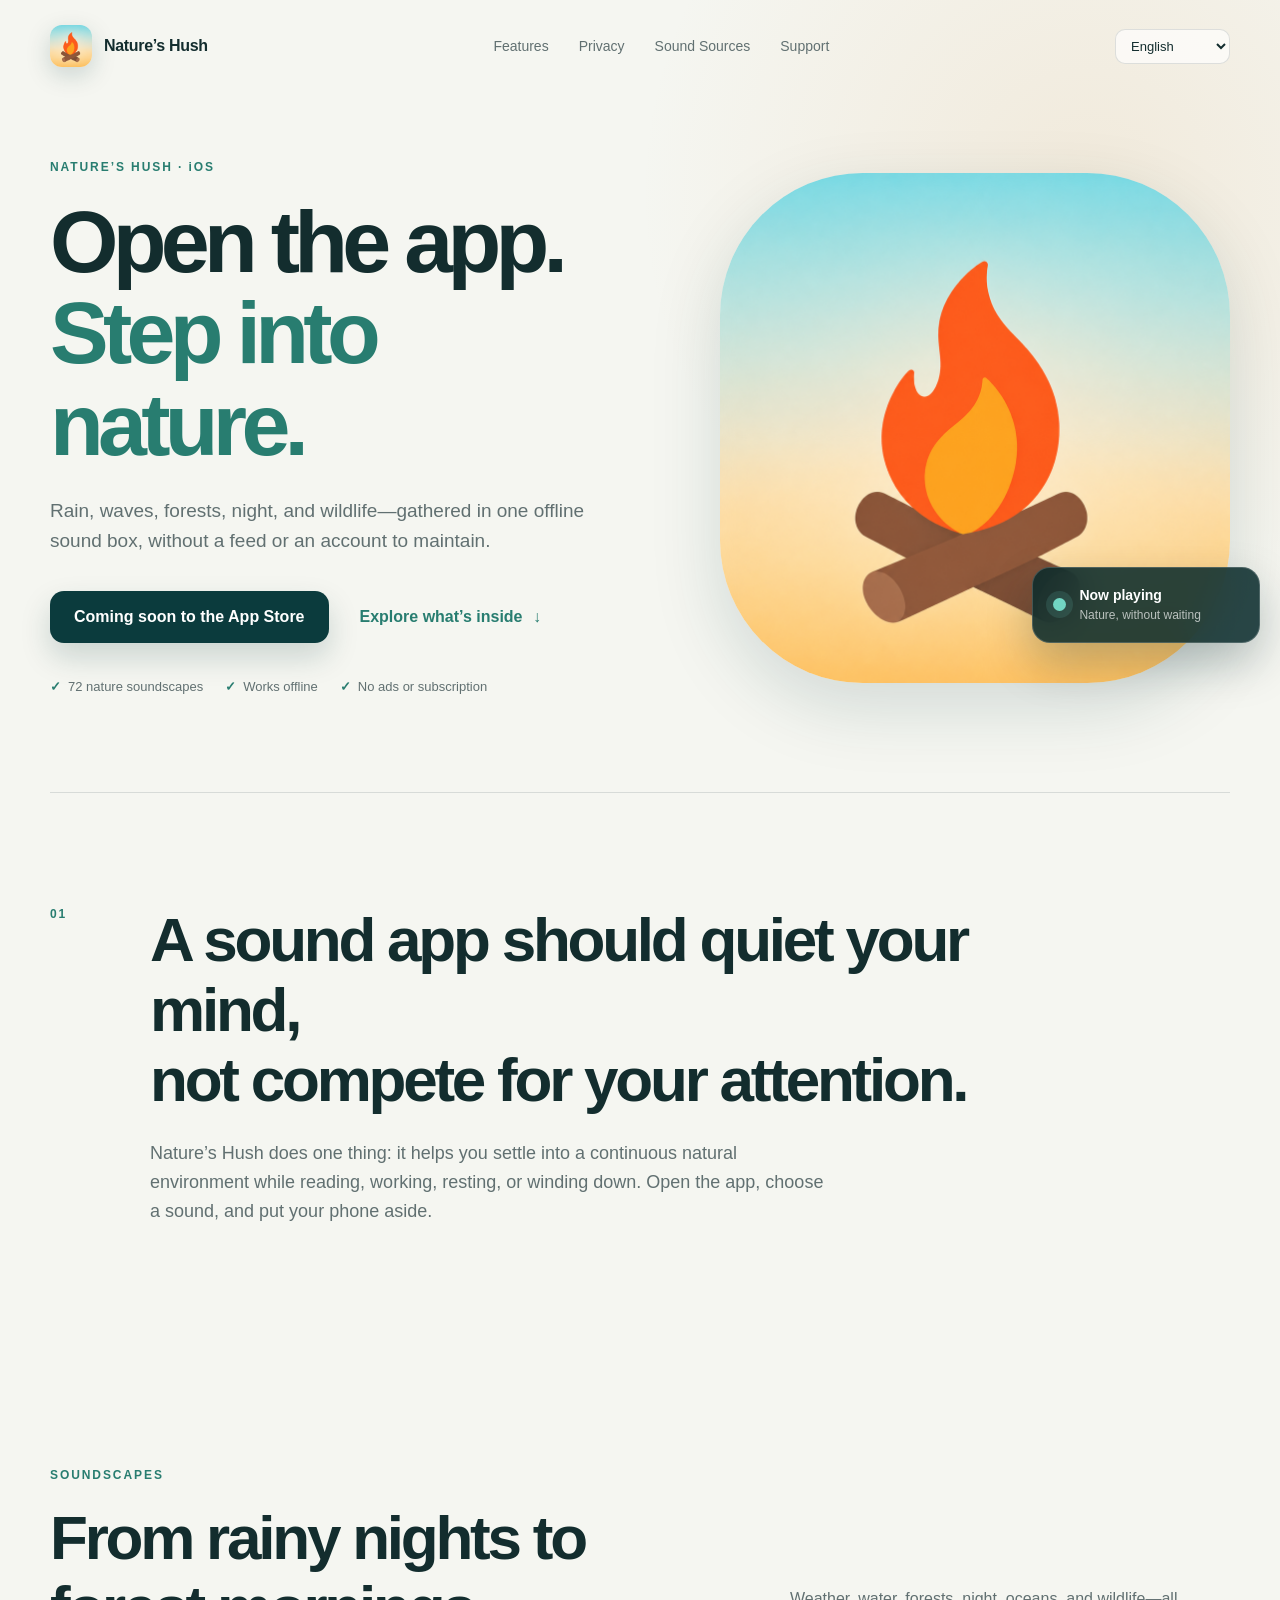
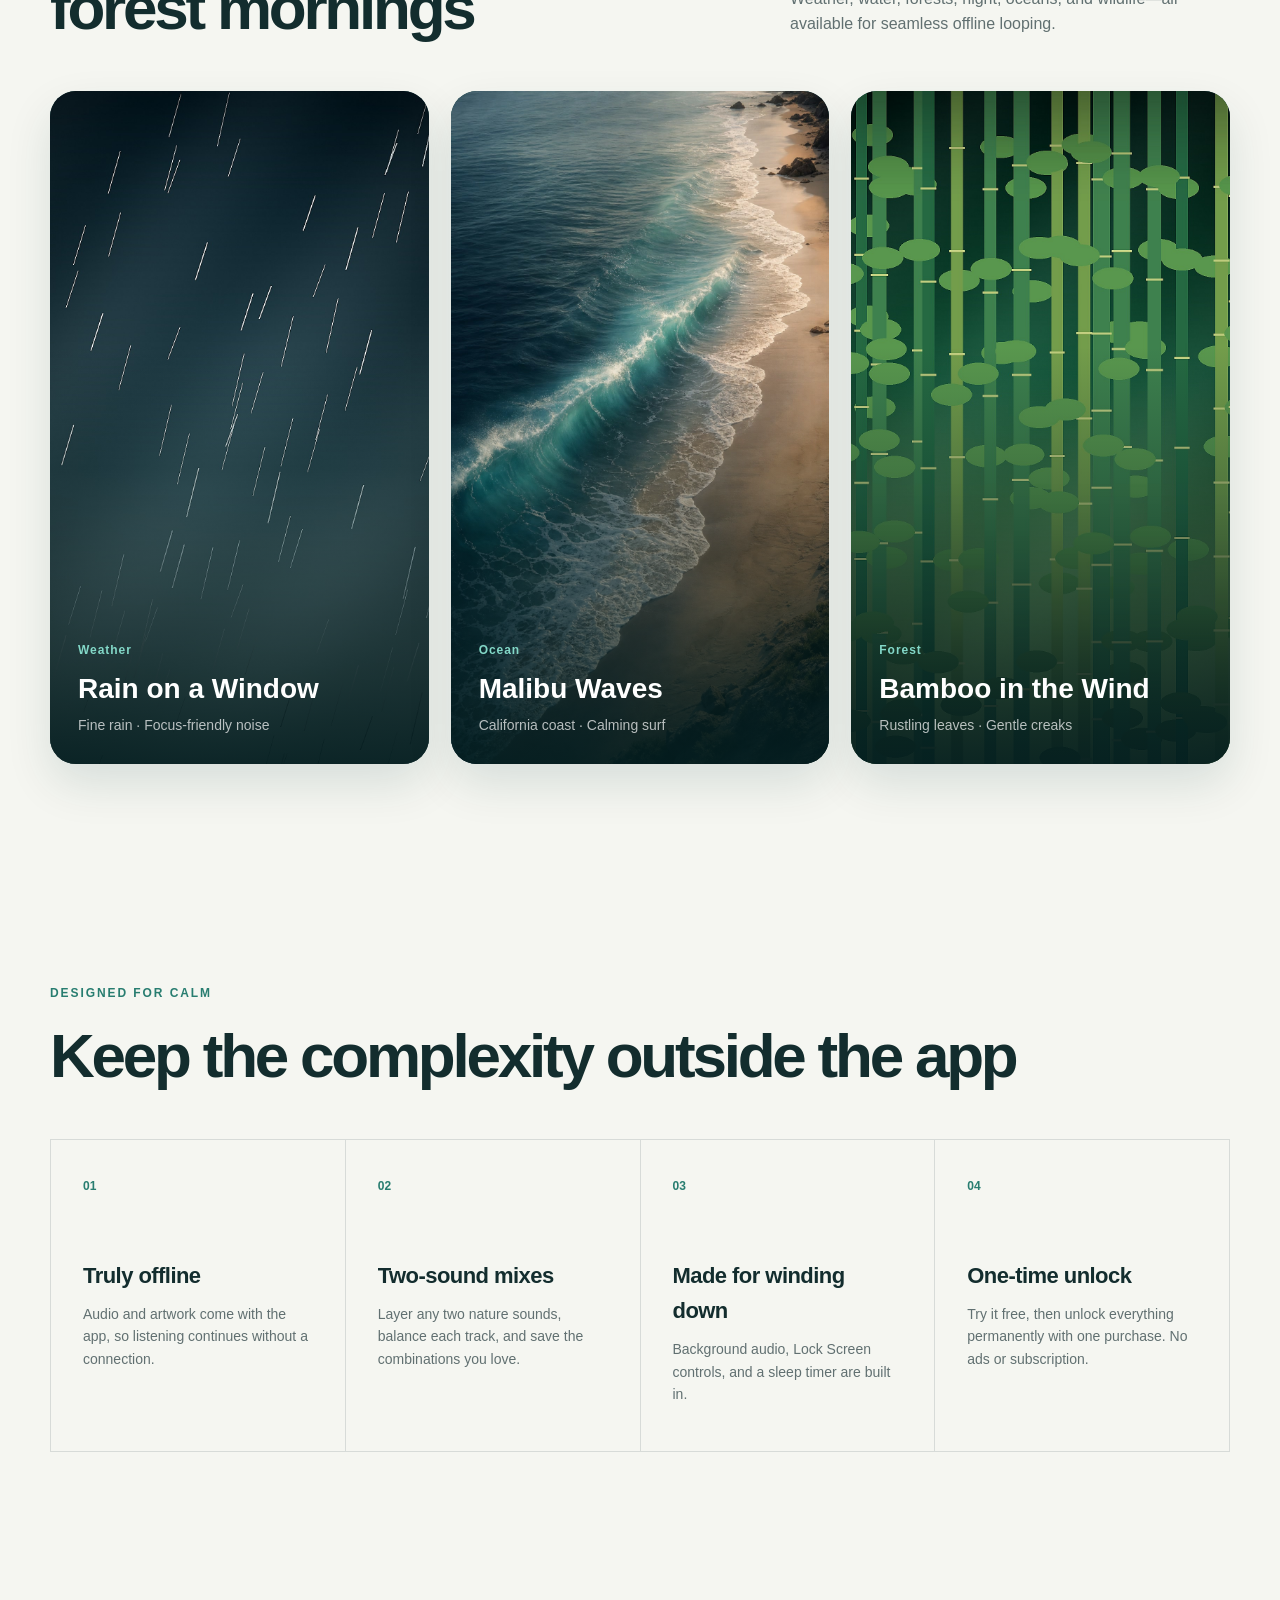
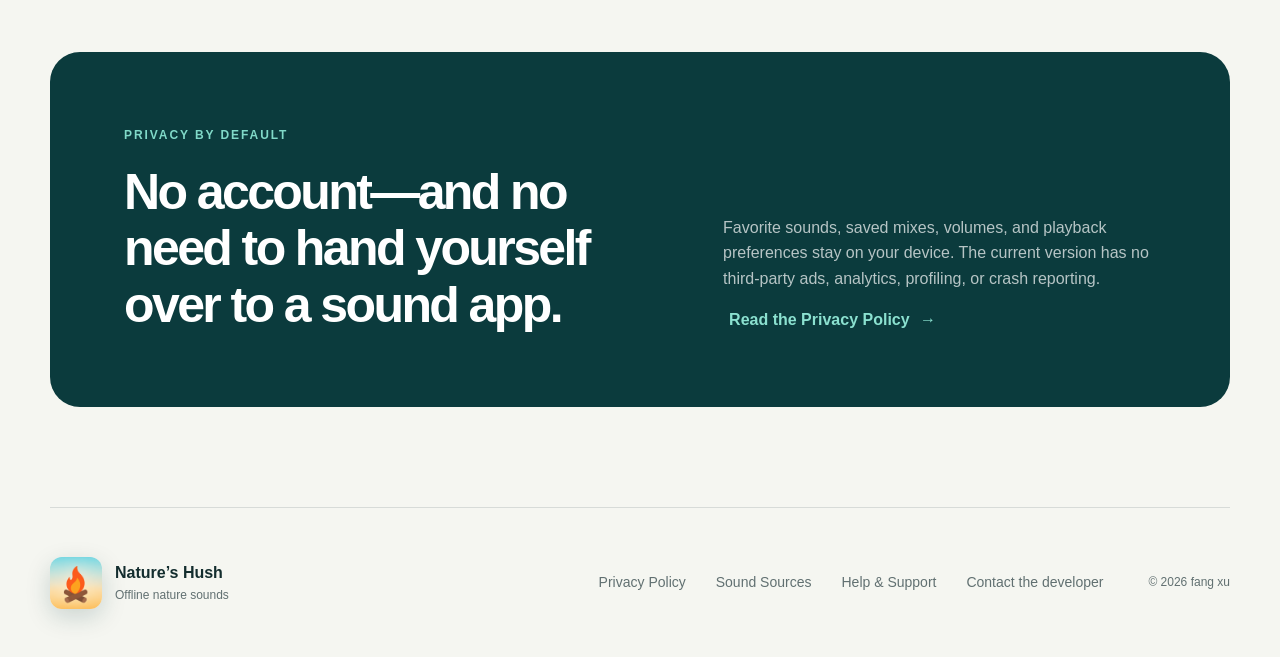
<file: index.html>
<!doctype html>
<html lang="en">
<head>
  <meta charset="utf-8">
  <meta name="viewport" content="width=device-width, initial-scale=1">
  <meta name="theme-color" content="#0b3b3d">
  <meta name="description" content="Nature’s Hush is an offline iOS nature-sound app with 72 soundscapes, no ads, and no subscription.">
  <meta property="og:title" content="Nature’s Hush · Offline nature sounds">
  <meta property="og:description" content="Open the app and hear a moment of nature. 72 offline soundscapes, with no ads or subscription.">
  <meta property="og:image" content="https://georgexu123.github.io/assets/app-icon.png">
  <meta property="og:type" content="website">
  <meta property="og:url" content="https://georgexu123.github.io/">
  <title>Nature’s Hush · Offline nature sounds</title>
  <link rel="icon" href="assets/app-icon.png">
  <link rel="stylesheet" href="styles.css">
</head>
<body data-page="home">
  <header class="site-header">
    <a class="brand" href="/" aria-label="Nature’s Hush home" data-i18n-aria="common.brandHome">
      <img src="assets/app-icon.png" alt="" width="42" height="42">
      <span data-i18n="common.brand">Nature’s Hush</span>
    </a>
    <nav aria-label="Main navigation" data-i18n-aria="common.mainNavigation">
      <a href="#features" data-i18n="common.features">Features</a>
      <a href="privacy.html" data-i18n="common.privacy">Privacy</a>
      <a href="sources.html" data-i18n="common.soundSources">Sound Sources</a>
      <a href="support.html" data-i18n="common.support">Support</a>
    </nav>
    <label class="compact-language-picker">
      <span class="visually-hidden" data-i18n="common.language">Reading language</span>
      <select id="language" aria-label="Reading language" data-i18n-aria="common.language">
        <option value="zh-CN">简体中文</option>
        <option value="zh-TW">繁體中文</option>
        <option value="en">English</option>
        <option value="ja">日本語</option>
        <option value="ko">한국어</option>
        <option value="ru">Русский</option>
        <option value="de">Deutsch</option>
        <option value="fr">Français</option>
      </select>
    </label>
  </header>

  <main>
    <section class="hero">
      <div class="hero-copy">
        <p class="eyebrow">NATURE’S HUSH · iOS</p>
        <h1 data-i18n-html="home.heroTitle">Open the app.<br><span>Step into nature.</span></h1>
        <p class="hero-lead" data-i18n="home.heroLead">Rain, waves, forests, night, and wildlife—gathered in one offline sound box, without a feed or an account to maintain.</p>
        <div class="hero-actions">
          <span class="store-button" aria-label="Coming soon to the App Store" data-i18n="home.storeSoon" data-i18n-aria="home.storeSoon">Coming soon to the App Store</span>
          <a class="text-link" href="#soundscapes"><span data-i18n="home.preview">Explore what’s inside</span> <span aria-hidden="true">↓</span></a>
        </div>
        <ul class="trust-list" aria-label="Product highlights" data-i18n-aria="home.productFeatures">
          <li data-i18n="home.trustSounds">72 nature soundscapes</li>
          <li data-i18n="home.trustOffline">Works offline</li>
          <li data-i18n="home.trustNoAds">No ads or subscription</li>
        </ul>
      </div>
      <div class="hero-art" aria-label="Sunrise over a lakeside with rippling water" data-i18n-aria="home.heroArt">
        <img src="assets/app-icon.png" alt="Nature’s Hush app icon" data-i18n-alt="home.appIcon">
        <div class="now-playing">
          <span class="pulse" aria-hidden="true"></span>
          <div>
            <strong data-i18n="home.nowPlaying">Now playing</strong>
            <span data-i18n="home.noLoading">Nature, without waiting</span>
          </div>
        </div>
      </div>
    </section>

    <section class="manifesto" aria-labelledby="manifesto-title">
      <p class="section-number">01</p>
      <div>
        <h2 id="manifesto-title" data-i18n-html="home.manifestoTitle">A sound app should quiet your mind,<br>not compete for your attention.</h2>
        <p data-i18n="home.manifestoBody">Nature’s Hush does one thing: it helps you settle into a continuous natural environment while reading, working, resting, or winding down. Open the app, choose a sound, and put your phone aside.</p>
      </div>
    </section>

    <section class="soundscapes" id="soundscapes" aria-labelledby="soundscapes-title">
      <div class="section-heading">
        <div>
          <p class="eyebrow">SOUNDSCAPES</p>
          <h2 id="soundscapes-title" data-i18n="home.soundscapesTitle">From rainy nights to forest mornings</h2>
        </div>
        <p data-i18n="home.soundscapesBody">Weather, water, forests, night, oceans, and wildlife—all available for seamless offline looping.</p>
      </div>
      <div class="scene-grid">
        <article class="scene-card">
          <img src="assets/rain.jpg" alt="Rain falling beside a window at night" data-i18n-alt="home.rainAlt" loading="lazy">
          <div><span data-i18n="home.rainCategory">Weather</span><h3 data-i18n="home.rainTitle">Rain on a Window</h3><p data-i18n="home.rainSubtitle">Fine rain · Focus-friendly noise</p></div>
        </article>
        <article class="scene-card">
          <img src="assets/ocean.jpg" alt="Ocean waves at sunset" data-i18n-alt="home.oceanAlt" loading="lazy">
          <div><span data-i18n="home.oceanCategory">Ocean</span><h3 data-i18n="home.oceanTitle">Malibu Waves</h3><p data-i18n="home.oceanSubtitle">California coast · Calming surf</p></div>
        </article>
        <article class="scene-card">
          <img src="assets/forest.jpg" alt="Bamboo moving in the wind" data-i18n-alt="home.forestAlt" loading="lazy">
          <div><span data-i18n="home.forestCategory">Forest</span><h3 data-i18n="home.forestTitle">Bamboo in the Wind</h3><p data-i18n="home.forestSubtitle">Rustling leaves · Gentle creaks</p></div>
        </article>
      </div>
    </section>

    <section class="features" id="features" aria-labelledby="features-title">
      <div class="section-heading">
        <div>
          <p class="eyebrow">DESIGNED FOR CALM</p>
          <h2 id="features-title" data-i18n="home.featuresTitle">Keep the complexity outside the app</h2>
        </div>
      </div>
      <div class="feature-grid">
        <article><span>01</span><h3 data-i18n="home.offlineTitle">Truly offline</h3><p data-i18n="home.offlineBody">Audio and artwork come with the app, so listening continues without a connection.</p></article>
        <article><span>02</span><h3 data-i18n="home.mixTitle">Two-sound mixes</h3><p data-i18n="home.mixBody">Layer any two nature sounds, balance each track, and save the combinations you love.</p></article>
        <article><span>03</span><h3 data-i18n="home.sleepTitle">Made for winding down</h3><p data-i18n="home.sleepBody">Background audio, Lock Screen controls, and a sleep timer are built in.</p></article>
        <article><span>04</span><h3 data-i18n="home.purchaseTitle">One-time unlock</h3><p data-i18n="home.purchaseBody">Try it free, then unlock everything permanently with one purchase. No ads or subscription.</p></article>
      </div>
    </section>

    <section class="privacy-callout">
      <div>
        <p class="eyebrow">PRIVACY BY DEFAULT</p>
        <h2 data-i18n="home.privacyTitle">No account—and no need to hand yourself over to a sound app.</h2>
      </div>
      <div>
        <p data-i18n="home.privacyBody">Favorite sounds, saved mixes, volumes, and playback preferences stay on your device. The current version has no third-party ads, analytics, profiling, or crash reporting.</p>
        <a class="text-link light" href="privacy.html"><span data-i18n="home.privacyLink">Read the Privacy Policy</span> <span aria-hidden="true">→</span></a>
      </div>
    </section>
  </main>

  <footer>
    <div>
      <img src="assets/app-icon.png" alt="" width="52" height="52">
      <div><strong data-i18n="common.brand">Nature’s Hush</strong><span data-i18n="common.secondaryBrand">Offline nature sounds</span></div>
    </div>
    <nav aria-label="Footer navigation" data-i18n-aria="common.footerNavigation">
      <a href="privacy.html" data-i18n="common.privacyPolicy">Privacy Policy</a>
      <a href="sources.html" data-i18n="common.soundSources">Sound Sources</a>
      <a href="support.html" data-i18n="common.helpSupport">Help & Support</a>
      <a href="mailto:georgexu123@163.com" data-i18n="common.contactDeveloper">Contact the developer</a>
    </nav>
    <p data-i18n="common.copyright">© 2026 fang xu</p>
  </footer>
  <script src="site-localizations.js"></script>
  <script src="site.js"></script>
</body>
</html>
</file>
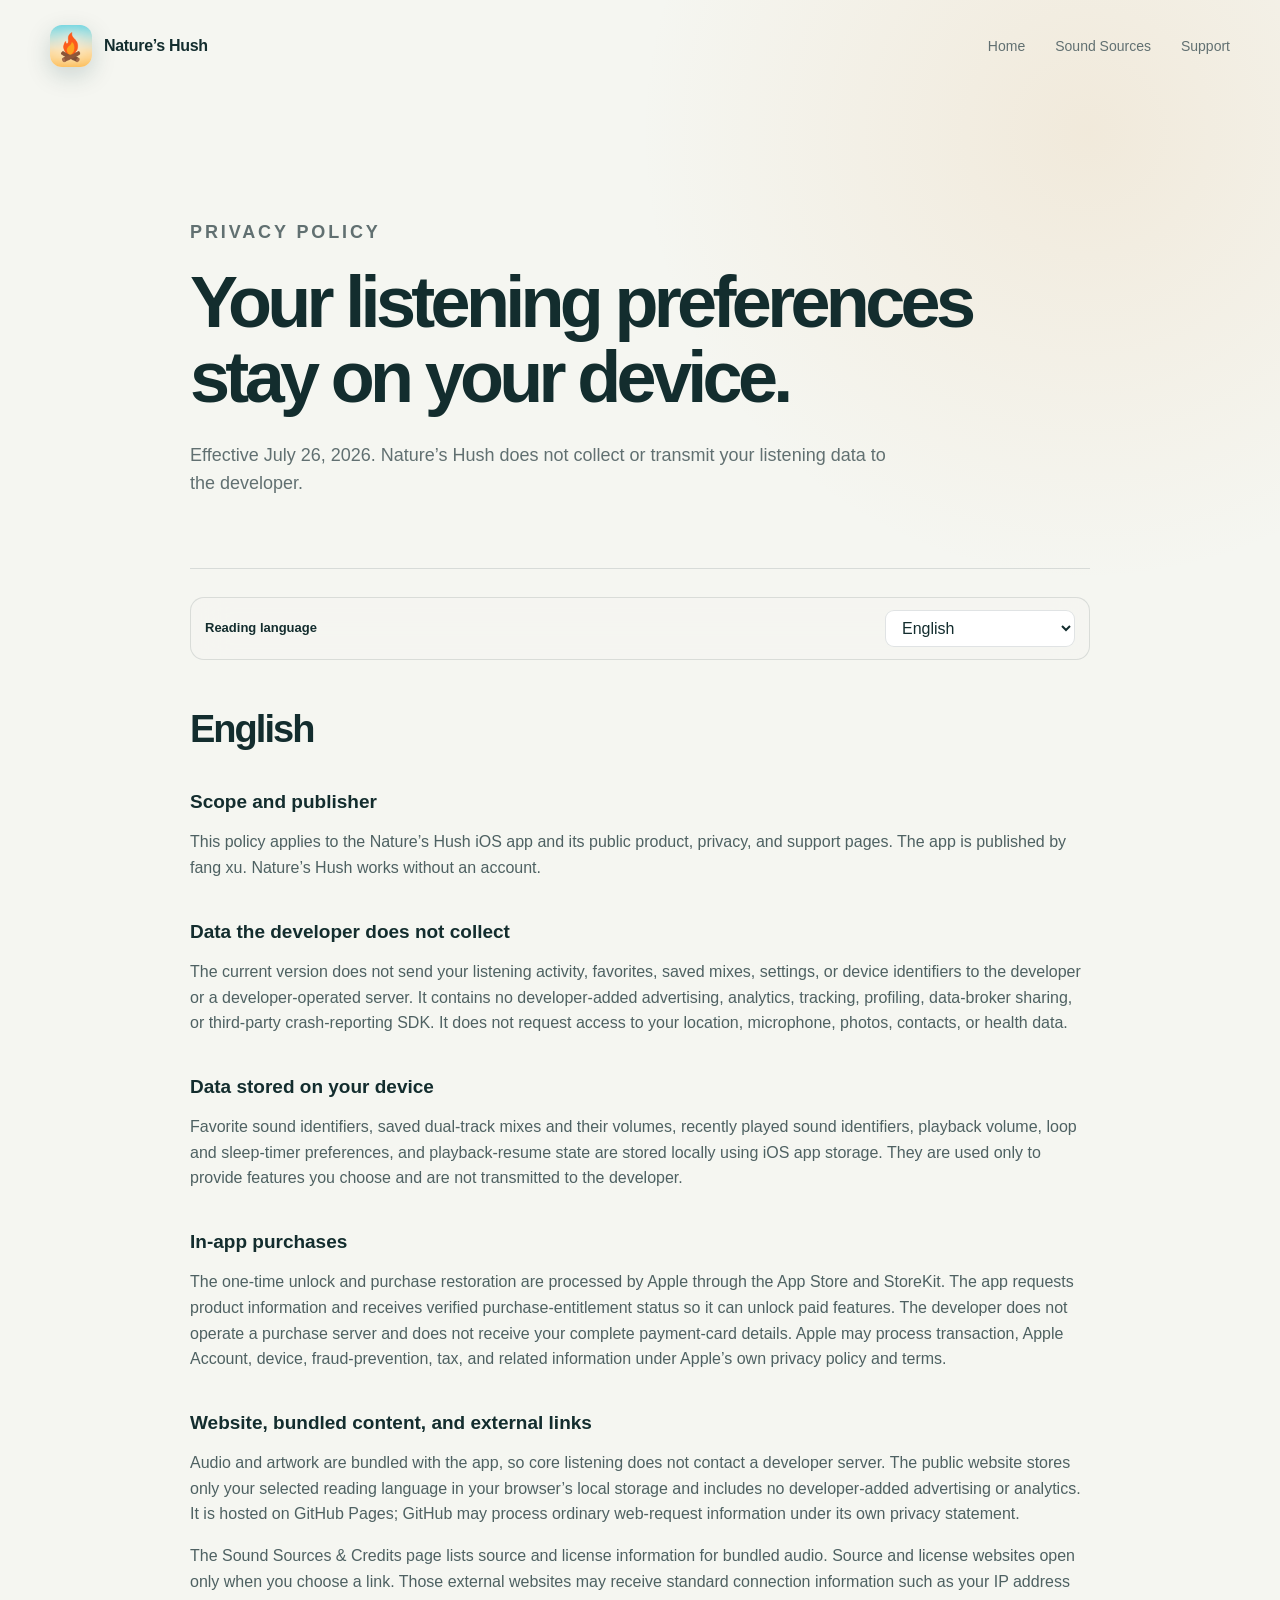
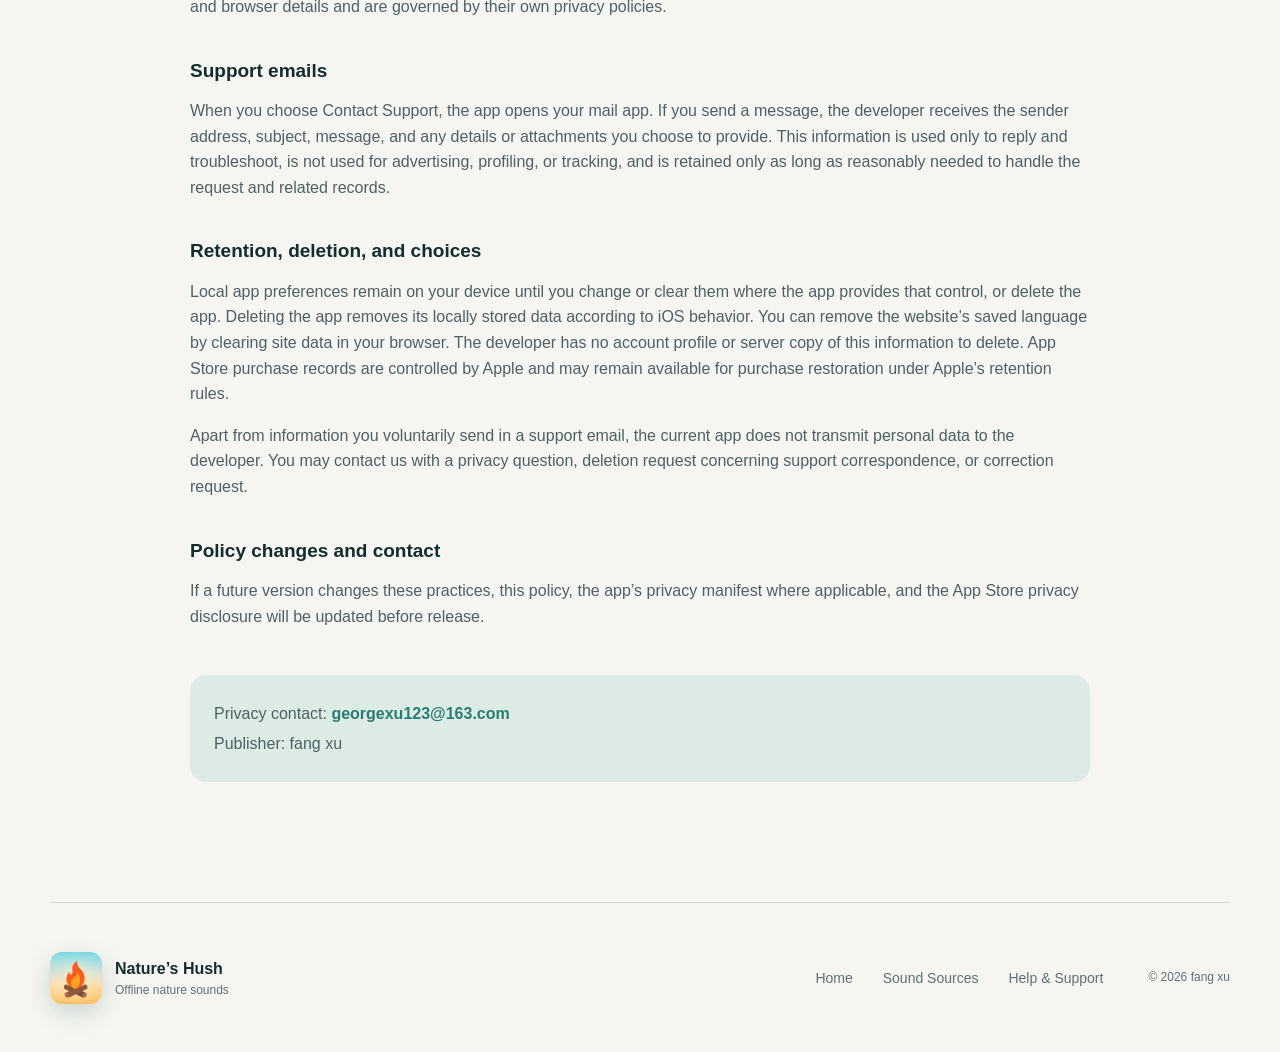
<file: privacy.html>
<!doctype html>
<html lang="en">
<head>
  <meta charset="utf-8">
  <meta name="viewport" content="width=device-width, initial-scale=1">
  <meta name="theme-color" content="#0b3b3d">
  <meta name="description" content="Nature’s Hush requires no account and includes no advertising, tracking, profiling, or third-party analytics.">
  <title>Privacy Policy · Nature’s Hush</title>
  <link rel="icon" href="assets/app-icon.png">
  <link rel="stylesheet" href="styles.css">
</head>
<body data-page="privacy">
  <header class="site-header">
    <a class="brand" href="/" aria-label="Nature’s Hush home" data-i18n-aria="common.brandHome">
      <img src="assets/app-icon.png" alt="" width="42" height="42">
      <span data-i18n="common.brand">Nature’s Hush</span>
    </a>
    <nav aria-label="Main navigation" data-i18n-aria="common.mainNavigation"><a href="/" data-i18n="common.home">Home</a><a href="sources.html" data-i18n="common.soundSources">Sound Sources</a><a href="support.html" data-i18n="common.support">Support</a></nav>
  </header>

  <main class="document-main">
    <header class="document-hero">
      <p class="eyebrow" data-i18n="privacy.eyebrow">PRIVACY POLICY</p>
      <h1 data-i18n-html="privacy.heroTitle">Your listening preferences<br>stay on your device.</h1>
      <p data-i18n="privacy.heroSummary">Effective July 26, 2026. Nature’s Hush does not collect or transmit your listening data to the developer.</p>
    </header>

    <div class="language-picker">
      <label for="language" data-i18n="common.language">Reading language</label>
      <select id="language">
        <option value="zh-CN">简体中文</option>
        <option value="zh-TW">繁體中文</option>
        <option value="en">English</option>
        <option value="ja">日本語</option>
        <option value="ko">한국어</option>
        <option value="ru">Русский</option>
        <option value="de">Deutsch</option>
        <option value="fr">Français</option>
      </select>
    </div>

    <article class="legal-section" data-language="zh-CN">
      <h2>简体中文</h2>
      <h3>适用范围与发布者</h3>
      <p>本政策适用于“听野”iOS App，以及它的产品、隐私和支持网页。App 发布者为 fang xu。听野无需注册账户即可使用。</p>
      <h3>开发者不收集的数据</h3>
      <p>当前版本不会把你的聆听记录、收藏、保存的组合、设置或设备标识发送给开发者或开发者运营的服务器。App 不包含开发者接入的广告、分析、跟踪、用户画像、数据经纪共享或第三方崩溃上报 SDK，也不会请求访问你的位置、麦克风、照片、通讯录或健康数据。</p>
      <h3>设备本地数据</h3>
      <p>收藏声音的标识、保存的双轨组合及其音量、最近播放的声音标识、播放音量、循环与睡眠定时器偏好，以及恢复播放所需的状态，只会通过 iOS 的 App 存储保存在你的设备上。这些信息仅用于提供你选择的功能，不会发送给开发者。</p>
      <h3>App 内购买</h3>
      <p>一次性解锁和恢复购买由 Apple 通过 App Store 与 StoreKit 处理。App 会请求商品信息并取得经过验证的购买权益状态，以决定是否解锁付费功能。开发者不运营购买服务器，也不会收到你的完整支付卡资料。Apple 可能依照自己的隐私政策和条款处理交易、Apple 账户、设备、反欺诈、税务及相关信息。</p>
      <h3>网站、内置内容与外部链接</h3>
      <p>音频和图片均随 App 打包，因此核心聆听不会连接开发者服务器。公开网站只会在浏览器本地存储中保存你选择的阅读语言，不包含开发者接入的广告或分析服务。网站托管于 GitHub Pages；GitHub 可能依照其隐私声明处理常规网页请求信息。</p>
      <p>“<a href="sources.html">声音来源与致谢</a>”页面列出内置音频的来源和许可。只有在你主动点击时，才会打开来源或许可网站。这些外部网站可能收到 IP 地址、浏览器信息等常规连接信息，并适用各自的隐私政策。</p>
      <h3>支持邮件</h3>
      <p>当你选择“联系支持”时，App 会打开系统邮件应用。只有在你主动发送邮件后，开发者才会收到发件邮箱、主题、正文，以及你自行提供的设备信息或附件。这些信息仅用于回复和排查问题，不用于广告、用户画像或跟踪，并只在处理请求及相关记录所需的合理期限内保留。</p>
      <h3>保留、删除与选择</h3>
      <p>本地偏好会保存在你的设备上，直到你在 App 提供相应入口时修改或清除，或者删除 App。按照 iOS 的行为，删除 App 会移除其本地数据。你可以通过清除浏览器的网站数据来删除网站保存的语言选择。开发者没有你的账户资料或这些信息的服务器副本可供删除。App Store 购买记录由 Apple 管理，并可能依据 Apple 的保留规则继续用于恢复购买。</p>
      <p>除你主动通过支持邮件提供的信息外，当前 App 不会向开发者传输个人数据。你可以就隐私问题、支持邮件删除请求或更正请求联系我们。</p>
      <h3>政策更新与联系方式</h3>
      <p>如果未来版本改变这些做法，我们会在发布前同步更新本政策、适用时的 App 隐私清单，以及 App Store 隐私披露。</p>
      <div class="legal-meta">
        <p>隐私联系邮箱：<a href="mailto:georgexu123@163.com">georgexu123@163.com</a></p>
        <p>发布者：fang xu</p>
      </div>
    </article>

    <article class="legal-section" data-language="zh-TW">
      <h2>繁體中文</h2>
      <h3>適用範圍與發布者</h3>
      <p>本政策適用於「聽野」iOS App，以及其產品、隱私權與支援網頁。App 發布者為 fang xu。聽野無需註冊帳號即可使用。</p>
      <h3>開發者不會收集的資料</h3>
      <p>目前版本不會把你的聆聽紀錄、收藏、儲存的組合、設定或裝置識別碼傳送給開發者或開發者營運的伺服器。App 不包含開發者接入的廣告、分析、追蹤、使用者剖析、資料經紀分享或第三方當機回報 SDK，也不會要求存取你的位置、麥克風、照片、聯絡人或健康資料。</p>
      <h3>裝置本機資料</h3>
      <p>收藏聲音的識別碼、儲存的雙軌組合及其音量、最近播放的聲音識別碼、播放音量、循環與睡眠計時器偏好，以及恢復播放所需的狀態，只會透過 iOS 的 App 儲存空間保存在你的裝置上。這些資訊僅用於提供你選擇的功能，不會傳送給開發者。</p>
      <h3>App 內購買</h3>
      <p>一次性解鎖與恢復購買由 Apple 透過 App Store 和 StoreKit 處理。App 會要求商品資訊並取得經過驗證的購買權益狀態，以決定是否解鎖付費功能。開發者不營運購買伺服器，也不會收到你的完整付款卡資料。Apple 可能依照其隱私權政策與條款處理交易、Apple 帳號、裝置、反詐騙、稅務及相關資訊。</p>
      <h3>網站、內建內容與外部連結</h3>
      <p>音訊與圖片均隨 App 提供，因此核心聆聽不會連線至開發者伺服器。公開網站只會在瀏覽器本機儲存中保存你選擇的閱讀語言，不包含開發者接入的廣告或分析服務。網站由 GitHub Pages 託管；GitHub 可能依照其隱私權聲明處理一般網頁請求資訊。</p>
      <p>「<a href="sources.html">聲音來源與致謝</a>」列出內建音訊的來源和授權。只有在你主動點選時，才會開啟來源或授權網站。這些外部網站可能收到 IP 位址、瀏覽器資訊等一般連線資訊，並適用各自的隱私權政策。</p>
      <h3>支援郵件</h3>
      <p>當你選擇「聯絡支援」時，App 會開啟系統郵件 App。只有在你主動寄出郵件後，開發者才會收到寄件信箱、主旨、內文，以及你自行提供的裝置資訊或附件。這些資訊僅用於回覆與排查問題，不用於廣告、使用者剖析或追蹤，並只在處理請求及相關紀錄所需的合理期限內保留。</p>
      <h3>保留、刪除與選擇</h3>
      <p>本機偏好會保存在你的裝置上，直到你在 App 提供相應功能時修改或清除，或刪除 App。依照 iOS 的運作方式，刪除 App 會移除其本機資料。你可以清除瀏覽器的網站資料，以刪除網站保存的語言選擇。開發者沒有你的帳號資料或這些資訊的伺服器副本可供刪除。App Store 購買紀錄由 Apple 管理，並可能依 Apple 的保留規則繼續用於恢復購買。</p>
      <p>除你主動透過支援郵件提供的資訊外，目前 App 不會向開發者傳送個人資料。你可以就隱私權問題、支援郵件刪除要求或更正要求與我們聯絡。</p>
      <h3>政策更新與聯絡方式</h3>
      <p>若未來版本改變這些做法，我們會在發布前同步更新本政策、適用時的 App 隱私權資訊清單，以及 App Store 隱私權揭露。</p>
      <div class="legal-meta">
        <p>隱私權聯絡信箱：<a href="mailto:georgexu123@163.com">georgexu123@163.com</a></p>
        <p>發布者：fang xu</p>
      </div>
    </article>

    <article class="legal-section active" data-language="en">
      <h2>English</h2>
      <h3>Scope and publisher</h3>
      <p>This policy applies to the Nature’s Hush iOS app and its public product, privacy, and support pages. The app is published by fang xu. Nature’s Hush works without an account.</p>
      <h3>Data the developer does not collect</h3>
      <p>The current version does not send your listening activity, favorites, saved mixes, settings, or device identifiers to the developer or a developer-operated server. It contains no developer-added advertising, analytics, tracking, profiling, data-broker sharing, or third-party crash-reporting SDK. It does not request access to your location, microphone, photos, contacts, or health data.</p>
      <h3>Data stored on your device</h3>
      <p>Favorite sound identifiers, saved dual-track mixes and their volumes, recently played sound identifiers, playback volume, loop and sleep-timer preferences, and playback-resume state are stored locally using iOS app storage. They are used only to provide features you choose and are not transmitted to the developer.</p>
      <h3>In-app purchases</h3>
      <p>The one-time unlock and purchase restoration are processed by Apple through the App Store and StoreKit. The app requests product information and receives verified purchase-entitlement status so it can unlock paid features. The developer does not operate a purchase server and does not receive your complete payment-card details. Apple may process transaction, Apple Account, device, fraud-prevention, tax, and related information under Apple’s own privacy policy and terms.</p>
      <h3>Website, bundled content, and external links</h3>
      <p>Audio and artwork are bundled with the app, so core listening does not contact a developer server. The public website stores only your selected reading language in your browser’s local storage and includes no developer-added advertising or analytics. It is hosted on GitHub Pages; GitHub may process ordinary web-request information under its own privacy statement.</p>
      <p>The <a href="sources.html">Sound Sources &amp; Credits</a> page lists source and license information for bundled audio. Source and license websites open only when you choose a link. Those external websites may receive standard connection information such as your IP address and browser details and are governed by their own privacy policies.</p>
      <h3>Support emails</h3>
      <p>When you choose Contact Support, the app opens your mail app. If you send a message, the developer receives the sender address, subject, message, and any details or attachments you choose to provide. This information is used only to reply and troubleshoot, is not used for advertising, profiling, or tracking, and is retained only as long as reasonably needed to handle the request and related records.</p>
      <h3>Retention, deletion, and choices</h3>
      <p>Local app preferences remain on your device until you change or clear them where the app provides that control, or delete the app. Deleting the app removes its locally stored data according to iOS behavior. You can remove the website’s saved language by clearing site data in your browser. The developer has no account profile or server copy of this information to delete. App Store purchase records are controlled by Apple and may remain available for purchase restoration under Apple’s retention rules.</p>
      <p>Apart from information you voluntarily send in a support email, the current app does not transmit personal data to the developer. You may contact us with a privacy question, deletion request concerning support correspondence, or correction request.</p>
      <h3>Policy changes and contact</h3>
      <p>If a future version changes these practices, this policy, the app’s privacy manifest where applicable, and the App Store privacy disclosure will be updated before release.</p>
      <div class="legal-meta">
        <p>Privacy contact: <a href="mailto:georgexu123@163.com">georgexu123@163.com</a></p>
        <p>Publisher: fang xu</p>
      </div>
    </article>

    <article class="legal-section" data-language="ja">
      <h2>日本語</h2>
      <h3>適用範囲と発行者</h3>
      <p>本ポリシーは、iOS アプリ「野の音」と、その製品、プライバシー、サポート用の公開ページに適用されます。発行者は fang xu です。アカウント登録は必要ありません。</p>
      <h3>開発者が収集しないデータ</h3>
      <p>現在のバージョンは、再生履歴、お気に入り、保存したミックス、設定、端末識別子を、開発者または開発者が運用するサーバーへ送信しません。開発者が組み込んだ広告、解析、追跡、プロファイリング、データブローカーへの共有、第三者製クラッシュ報告 SDK はありません。位置情報、マイク、写真、連絡先、ヘルスケアデータへのアクセスも要求しません。</p>
      <h3>端末内に保存されるデータ</h3>
      <p>お気に入りの音源識別子、保存した2トラックのミックスと各音量、最近再生した音源識別子、再生音量、ループとスリープタイマーの設定、再生再開の状態は、iOS のアプリストレージを使って端末内にのみ保存されます。選択した機能の提供だけに使用され、開発者には送信されません。</p>
      <h3>アプリ内購入</h3>
      <p>一度きりの購入によるロック解除と購入履歴の復元は、Apple が App Store と StoreKit を通じて処理します。アプリは商品情報を取得し、検証済みの購入権限を確認して有料機能を利用可能にします。開発者は購入用サーバーを運用せず、完全な決済カード情報を受け取りません。Apple は自社のプライバシーポリシーと規約に基づき、取引、Apple Account、端末、不正防止、税務などの情報を処理する場合があります。</p>
      <h3>ウェブサイト、同梱コンテンツ、外部リンク</h3>
      <p>音源と画像はアプリに同梱され、基本再生で開発者のサーバーへ接続しません。公開サイトは、選択した表示言語だけをブラウザのローカルストレージに保存し、開発者が追加した広告や解析機能はありません。サイトは GitHub Pages 上でホストされ、GitHub は同社のプライバシーステートメントに基づき通常のウェブリクエスト情報を処理する場合があります。</p>
      <p>「<a href="sources.html">音源とクレジット</a>」には、同梱音源の出典とライセンスを掲載しています。出典やライセンスの外部サイトは、利用者がリンクを選んだ場合にのみ開きます。外部サイトには IP アドレスやブラウザ情報などが送られる場合があり、それぞれのプライバシーポリシーが適用されます。</p>
      <h3>サポートメール</h3>
      <p>「サポートに問い合わせる」を選ぶと、端末のメールアプリが開きます。実際にメールを送信した場合に限り、開発者は送信元のメールアドレス、件名、本文、および利用者が任意で記載または添付した情報を受け取ります。これらは返信と問題解決にのみ使用し、広告、プロファイリング、追跡には使用せず、問い合わせ対応と関連記録に合理的に必要な期間だけ保持します。</p>
      <h3>保存期間、削除、選択</h3>
      <p>端末内の設定は、アプリ内で変更または消去するか、アプリを削除するまで残ります。アプリを削除すると、iOS の仕組みに従ってローカルデータも削除されます。サイトの言語設定は、ブラウザのサイトデータを消去すると削除できます。開発者には、削除対象となるアカウント情報やサーバー上のコピーはありません。App Store の購入記録は Apple が管理し、同社の保存方針に従って購入復元に利用される場合があります。</p>
      <p>利用者がサポートメールで任意に送信する情報を除き、現在のアプリは個人データを開発者へ送信しません。プライバシーに関する質問、サポートメールの削除依頼、訂正依頼はいつでもご連絡ください。</p>
      <h3>ポリシーの変更と連絡先</h3>
      <p>今後これらの取り扱いを変更する場合は、公開前に本ポリシー、必要に応じてアプリのプライバシーマニフェスト、および App Store のプライバシー情報を更新します。</p>
      <div class="legal-meta">
        <p>連絡先：<a href="mailto:georgexu123@163.com">georgexu123@163.com</a></p>
        <p>発行者：fang xu</p>
      </div>
    </article>

    <article class="legal-section" data-language="ko">
      <h2>한국어</h2>
      <h3>적용 범위 및 게시자</h3>
      <p>본 방침은 iOS 앱 ‘자연의 숨결’과 제품, 개인정보 및 지원 공개 페이지에 적용됩니다. 게시자는 fang xu이며, 앱 이용에 계정은 필요하지 않습니다.</p>
      <h3>개발자가 수집하지 않는 데이터</h3>
      <p>현재 버전은 재생 활동, 즐겨찾기, 저장한 믹스, 설정 또는 기기 식별자를 개발자나 개발자가 운영하는 서버로 전송하지 않습니다. 개발자가 추가한 광고, 분석, 추적, 사용자 프로파일링, 데이터 브로커 공유 또는 제3자 충돌 보고 SDK가 없으며 위치, 마이크, 사진, 연락처 또는 건강 데이터 접근을 요청하지 않습니다.</p>
      <h3>기기에 저장되는 데이터</h3>
      <p>즐겨찾기 음원 식별자, 저장한 듀얼 트랙 믹스와 각 음량, 최근 재생한 음원 식별자, 재생 음량, 반복 및 수면 타이머 설정, 재생 재개 상태는 iOS 앱 저장소를 사용해 기기에만 저장됩니다. 사용자가 선택한 기능 제공에만 사용되며 개발자에게 전송되지 않습니다.</p>
      <h3>앱 내 구입</h3>
      <p>일회성 잠금 해제와 구입 복원은 Apple이 App Store 및 StoreKit을 통해 처리합니다. 앱은 상품 정보를 요청하고 검증된 구입 권한 상태를 받아 유료 기능을 잠금 해제합니다. 개발자는 구입 서버를 운영하지 않으며 전체 결제 카드 정보를 받지 않습니다. Apple은 자체 개인정보 처리방침과 약관에 따라 거래, Apple Account, 기기, 사기 방지, 세금 및 관련 정보를 처리할 수 있습니다.</p>
      <h3>웹사이트, 포함 콘텐츠 및 외부 링크</h3>
      <p>음원과 이미지는 앱에 포함되어 기본 재생 시 개발자 서버에 연결하지 않습니다. 공개 웹사이트는 선택한 읽기 언어만 브라우저 로컬 저장소에 보관하며 개발자가 추가한 광고나 분석 기능이 없습니다. 사이트는 GitHub Pages에서 호스팅되며 GitHub은 자체 개인정보 처리방침에 따라 일반적인 웹 요청 정보를 처리할 수 있습니다.</p>
      <p>‘<a href="sources.html">음원 및 크레딧</a>’에는 포함된 음원의 출처와 라이선스가 표시됩니다. 출처 및 라이선스 웹사이트는 사용자가 링크를 선택한 경우에만 열립니다. 외부 사이트는 IP 주소와 브라우저 정보 같은 일반 연결 정보를 받을 수 있으며 각 사이트의 개인정보 처리방침이 적용됩니다.</p>
      <h3>지원 이메일</h3>
      <p>‘지원팀에 문의’를 선택하면 기기의 메일 앱이 열립니다. 사용자가 실제로 이메일을 보낸 경우에만 개발자는 발신 이메일 주소, 제목, 본문과 사용자가 자발적으로 제공한 기기 정보 또는 첨부 파일을 받습니다. 이 정보는 답변과 문제 해결에만 사용하며 광고, 프로파일링 또는 추적에는 사용하지 않고, 문의 처리와 관련 기록에 합리적으로 필요한 기간만 보관합니다.</p>
      <h3>보관, 삭제 및 선택</h3>
      <p>기기 내 설정은 앱에서 변경하거나 삭제할 수 있는 항목을 지우거나 앱을 삭제할 때까지 유지됩니다. 앱을 삭제하면 iOS 동작 방식에 따라 로컬 데이터도 삭제됩니다. 웹사이트의 언어 설정은 브라우저의 사이트 데이터를 지우면 삭제할 수 있습니다. 개발자는 삭제할 계정 프로필이나 서버 사본을 보유하지 않습니다. App Store 구입 기록은 Apple이 관리하며 Apple의 보관 정책에 따라 구입 복원에 계속 사용될 수 있습니다.</p>
      <p>사용자가 지원 이메일로 자발적으로 보내는 정보를 제외하면 현재 앱은 개인정보를 개발자에게 전송하지 않습니다. 개인정보 문의, 지원 이메일 삭제 요청 또는 정정 요청은 언제든지 보내 주세요.</p>
      <h3>방침 변경 및 연락처</h3>
      <p>향후 이러한 방침이 바뀌면 출시 전에 본 방침, 필요한 경우 앱 개인정보 보호 매니페스트 및 App Store 개인정보 공개 내용을 업데이트합니다.</p>
      <div class="legal-meta">
        <p>개인정보 문의: <a href="mailto:georgexu123@163.com">georgexu123@163.com</a></p>
        <p>게시자: fang xu</p>
      </div>
    </article>

    <article class="legal-section" data-language="ru">
      <h2>Русский</h2>
      <h3>Область действия и издатель</h3>
      <p>Настоящая политика распространяется на iOS-приложение «Голоса природы» и его общедоступные страницы продукта, конфиденциальности и поддержки. Издатель приложения — fang xu. Учётная запись не требуется.</p>
      <h3>Данные, которые разработчик не собирает</h3>
      <p>Текущая версия не отправляет сведения о прослушивании, избранном, сохранённых миксах, настройках или идентификаторах устройства разработчику либо на управляемый им сервер. В приложении нет добавленных разработчиком рекламы, аналитики, отслеживания, профилирования, передачи брокерам данных или стороннего SDK для отчётов о сбоях. Приложение не запрашивает доступ к геопозиции, микрофону, фотографиям, контактам или данным о здоровье.</p>
      <h3>Данные на устройстве</h3>
      <p>Идентификаторы избранных и недавно прослушанных звуков, сохранённые миксы из двух дорожек и их громкость, общая громкость, настройки повтора и таймера сна, а также состояние возобновления воспроизведения хранятся только на устройстве средствами iOS. Они используются исключительно для выбранных вами функций и не передаются разработчику.</p>
      <h3>Покупки в приложении</h3>
      <p>Разовая разблокировка и восстановление покупки обрабатываются Apple через App Store и StoreKit. Приложение запрашивает сведения о товаре и проверяет подтверждённое право доступа, чтобы открыть платные функции. Разработчик не использует собственный сервер покупок и не получает полные данные платёжной карты. Apple может обрабатывать сведения о транзакции, Apple Account, устройстве, предотвращении мошенничества, налогах и другие связанные данные в соответствии со своей политикой и условиями.</p>
      <h3>Веб-сайт, встроенные материалы и внешние ссылки</h3>
      <p>Аудио и изображения встроены в приложение, поэтому основное прослушивание не обращается к серверу разработчика. Общедоступный сайт сохраняет в локальном хранилище браузера только выбранный язык и не содержит добавленной разработчиком рекламы или аналитики. Сайт размещён на GitHub Pages; GitHub может обрабатывать обычные данные веб-запросов согласно собственной политике конфиденциальности.</p>
      <p>Раздел «<a href="sources.html">Источники звука и авторы</a>» содержит источники и лицензии встроенных записей. Внешний сайт источника или лицензии открывается только по вашему выбору. Такой сайт может получить IP-адрес, сведения о браузере и другие обычные данные соединения; применяется его собственная политика.</p>
      <h3>Письма в службу поддержки</h3>
      <p>При выборе пункта связи с поддержкой приложение открывает почтовую программу на устройстве. Разработчик получает адрес отправителя, тему, текст и добровольно указанные сведения или вложения только после отправки письма пользователем. Эти данные используются исключительно для ответа и устранения проблемы, не применяются для рекламы, профилирования или отслеживания и хранятся лишь в течение разумного срока, необходимого для обработки обращения и связанных записей.</p>
      <h3>Хранение, удаление и выбор</h3>
      <p>Локальные настройки остаются на устройстве, пока вы не измените или не очистите их с помощью доступных функций либо не удалите приложение. При удалении приложения локальные данные удаляются в соответствии с работой iOS. Язык сайта можно удалить, очистив данные сайта в браузере. У разработчика нет учётной записи или серверной копии этих данных. Записи о покупках контролируются Apple и могут сохраняться для восстановления покупок по правилам Apple.</p>
      <p>За исключением сведений, добровольно отправленных в письме поддержке, текущая версия не передаёт разработчику персональные данные. Вы можете обратиться с вопросом о конфиденциальности, запросом на удаление переписки с поддержкой или исправление данных.</p>
      <h3>Изменения и контакты</h3>
      <p>Если эти правила изменятся, до выпуска соответствующей версии мы обновим настоящую политику, манифест конфиденциальности приложения (если применимо) и сведения в App Store.</p>
      <div class="legal-meta">
        <p>Контакт: <a href="mailto:georgexu123@163.com">georgexu123@163.com</a></p>
        <p>Издатель: fang xu</p>
      </div>
    </article>

    <article class="legal-section" data-language="de">
      <h2>Deutsch</h2>
      <h3>Geltungsbereich und Herausgeber</h3>
      <p>Diese Erklärung gilt für die iOS-App „Naturlauschen“ sowie ihre öffentlichen Produkt-, Datenschutz- und Supportseiten. Herausgeber ist fang xu. Für die Nutzung ist kein Konto erforderlich.</p>
      <h3>Daten, die der Entwickler nicht erhebt</h3>
      <p>Die aktuelle Version übermittelt Höraktivitäten, Favoriten, gespeicherte Mixe, Einstellungen oder Gerätekennungen weder an den Entwickler noch an einen von ihm betriebenen Server. Sie enthält keine vom Entwickler eingebundene Werbung, Analyse, Nachverfolgung, Profilbildung, Weitergabe an Datenhändler oder Absturzbericht-SDKs Dritter. Sie fordert keinen Zugriff auf Standort, Mikrofon, Fotos, Kontakte oder Gesundheitsdaten an.</p>
      <h3>Lokal auf dem Gerät gespeicherte Daten</h3>
      <p>Kennungen der als Favoriten markierten und zuletzt abgespielten Klänge, gespeicherte Zweispur-Mixes samt Lautstärken, Wiedergabelautstärke, Wiederholungs- und Sleep-Timer-Einstellungen sowie der Status zur Fortsetzung der Wiedergabe werden ausschließlich im iOS-App-Speicher auf Ihrem Gerät abgelegt. Sie dienen nur den gewählten Funktionen und werden nicht an den Entwickler übermittelt.</p>
      <h3>In-App-Käufe</h3>
      <p>Die einmalige Freischaltung und die Wiederherstellung werden von Apple über App Store und StoreKit verarbeitet. Die App ruft Produktinformationen ab und erhält einen verifizierten Berechtigungsstatus, um bezahlte Funktionen freizuschalten. Der Entwickler betreibt keinen eigenen Kaufserver und erhält keine vollständigen Zahlungskartendaten. Apple kann Transaktions-, Apple-Account-, Geräte-, Betrugspräventions-, Steuer- und verwandte Daten gemäß eigenen Richtlinien und Bedingungen verarbeiten.</p>
      <h3>Website, integrierte Inhalte und externe Links</h3>
      <p>Audio und Bilder sind in der App enthalten; die grundlegende Wiedergabe kontaktiert keinen Entwickler-Server. Die öffentliche Website speichert nur die gewählte Lesesprache im lokalen Browserspeicher und enthält keine vom Entwickler hinzugefügte Werbung oder Analyse. Sie wird über GitHub Pages bereitgestellt; GitHub kann übliche Webanfragedaten nach seiner eigenen Datenschutzerklärung verarbeiten.</p>
      <p>„<a href="sources.html">Tonquellen und Credits</a>“ nennt Quelle und Lizenz der integrierten Aufnahmen. Externe Quellen- oder Lizenzseiten werden nur geöffnet, wenn Sie einen Link wählen. Solche Seiten können IP-Adresse, Browserdaten und andere übliche Verbindungsinformationen erhalten; ihre eigenen Datenschutzbestimmungen gelten.</p>
      <h3>Support-E-Mails</h3>
      <p>Wenn Sie „Support kontaktieren“ wählen, öffnet die App das E-Mail-Programm des Geräts. Erst wenn Sie eine Nachricht senden, erhält der Entwickler Absenderadresse, Betreff, Nachricht sowie freiwillig angegebene Gerätedaten oder Anhänge. Diese Informationen werden ausschließlich zur Antwort und Fehlerbehebung verwendet, nicht für Werbung, Profilbildung oder Tracking, und nur so lange aufbewahrt, wie es für die Bearbeitung der Anfrage und zugehörige Unterlagen angemessen erforderlich ist.</p>
      <h3>Aufbewahrung, Löschung und Wahlmöglichkeiten</h3>
      <p>Lokale Einstellungen bleiben auf dem Gerät, bis Sie sie über vorhandene Funktionen ändern oder löschen oder die App entfernen. Beim Löschen der App werden die lokalen Daten gemäß iOS entfernt. Die gespeicherte Website-Sprache lässt sich durch Löschen der Website-Daten im Browser entfernen. Beim Entwickler existieren weder ein Nutzerkonto noch eine Serverkopie dieser Daten. App-Store-Kaufbelege werden von Apple verwaltet und können nach Apples Aufbewahrungsregeln für Wiederherstellungen erhalten bleiben.</p>
      <p>Abgesehen von Informationen, die Sie freiwillig in einer Support-E-Mail senden, übermittelt die aktuelle App keine personenbezogenen Daten an den Entwickler. Sie können uns bei Datenschutzfragen sowie mit Löschanfragen zu Support-E-Mails oder Berichtigungswünschen kontaktieren.</p>
      <h3>Änderungen und Kontakt</h3>
      <p>Falls sich diese Praktiken ändern, aktualisieren wir vor Veröffentlichung die Erklärung, gegebenenfalls das Datenschutzmanifest der App und die Datenschutzangaben im App Store.</p>
      <div class="legal-meta">
        <p>Datenschutzkontakt: <a href="mailto:georgexu123@163.com">georgexu123@163.com</a></p>
        <p>Herausgeber: fang xu</p>
      </div>
    </article>

    <article class="legal-section" data-language="fr">
      <h2>Français</h2>
      <h3>Champ d’application et éditeur</h3>
      <p>La présente politique s’applique à l’app iOS « Échos nature » ainsi qu’à ses pages publiques de présentation, de confidentialité et d’assistance. L’éditeur est fang xu. Aucun compte n’est requis.</p>
      <h3>Données non collectées par le développeur</h3>
      <p>La version actuelle n’envoie au développeur ni à un serveur qu’il exploite votre activité d’écoute, vos favoris, vos mix sauvegardés, vos réglages ou un identifiant d’appareil. Elle ne contient aucune publicité, analyse, activité de suivi, profilage, transmission à un courtier en données ou SDK tiers de rapport de plantage ajouté par le développeur. Elle ne demande pas accès à votre position, microphone, photothèque, contacts ou données de santé.</p>
      <h3>Données conservées sur l’appareil</h3>
      <p>Les identifiants des sons favoris et récemment écoutés, les mix duo sauvegardés et leurs volumes, le volume de lecture, les réglages de boucle et de minuteur, ainsi que l’état de reprise sont stockés uniquement sur votre appareil dans l’espace de l’app iOS. Ils servent aux fonctions que vous choisissez et ne sont pas transmis au développeur.</p>
      <h3>Achats intégrés</h3>
      <p>Le déverrouillage définitif et la restauration sont traités par Apple via l’App Store et StoreKit. L’app demande les informations du produit et vérifie les droits d’achat validés afin d’activer les fonctions payantes. Le développeur n’exploite aucun serveur d’achat et ne reçoit pas les données complètes de votre carte. Apple peut traiter des informations liées à la transaction, à l’Apple Account, à l’appareil, à la lutte contre la fraude et à la fiscalité selon ses propres règles.</p>
      <h3>Site web, contenu intégré et liens externes</h3>
      <p>Les sons et images sont intégrés à l’app ; l’écoute principale ne contacte aucun serveur du développeur. Le site public conserve uniquement la langue choisie dans le stockage local du navigateur et n’intègre aucune publicité ni analyse ajoutée par le développeur. Il est hébergé par GitHub Pages ; GitHub peut traiter les informations ordinaires d’une requête web selon sa propre politique.</p>
      <p>« <a href="sources.html">Sources sonores et crédits</a> » indique les sources et licences des enregistrements intégrés. Un site externe de source ou de licence ne s’ouvre que si vous sélectionnez son lien. Il peut recevoir l’adresse IP, les informations du navigateur et d’autres données de connexion habituelles ; sa propre politique s’applique.</p>
      <h3>E-mails d’assistance</h3>
      <p>Lorsque vous choisissez « Contacter l’assistance », l’app ouvre l’application de messagerie de l’appareil. Le développeur reçoit l’adresse de l’expéditeur, l’objet, le message ainsi que les informations ou pièces jointes fournies volontairement uniquement si vous envoyez l’e-mail. Ces données servent exclusivement à répondre et à résoudre le problème, ne sont utilisées ni pour la publicité, ni pour le profilage, ni pour le suivi, et ne sont conservées que pendant la durée raisonnablement nécessaire au traitement de la demande et des dossiers associés.</p>
      <h3>Conservation, suppression et choix</h3>
      <p>Les réglages locaux restent sur votre appareil jusqu’à ce que vous les modifiiez ou les effaciez via les fonctions disponibles, ou que vous supprimiez l’app. La suppression de l’app supprime ses données locales conformément au fonctionnement d’iOS. Vous pouvez supprimer la langue mémorisée par le site en effaçant les données du site dans votre navigateur. Le développeur ne possède ni profil de compte ni copie serveur de ces informations. Les achats App Store sont gérés par Apple et peuvent être conservés pour la restauration selon ses règles.</p>
      <p>Hormis les informations que vous envoyez volontairement dans un e-mail d’assistance, l’app actuelle ne transmet aucune donnée personnelle au développeur. Vous pouvez nous contacter pour toute question de confidentialité, demande de suppression d’un échange avec l’assistance ou demande de rectification.</p>
      <h3>Modifications et contact</h3>
      <p>Si ces pratiques évoluent, nous mettrons à jour avant la sortie la présente politique, le manifeste de confidentialité de l’app le cas échéant et les informations de confidentialité de l’App Store.</p>
      <div class="legal-meta">
        <p>Contact confidentialité : <a href="mailto:georgexu123@163.com">georgexu123@163.com</a></p>
        <p>Éditeur : fang xu</p>
      </div>
    </article>
  </main>

  <footer>
    <div><img src="assets/app-icon.png" alt="" width="52" height="52"><div><strong data-i18n="common.brand">Nature’s Hush</strong><span data-i18n="common.secondaryBrand">Offline nature sounds</span></div></div>
    <nav aria-label="Footer navigation" data-i18n-aria="common.footerNavigation"><a href="/" data-i18n="common.home">Home</a><a href="sources.html" data-i18n="common.soundSources">Sound Sources</a><a href="support.html" data-i18n="common.helpSupport">Help &amp; Support</a></nav>
    <p data-i18n="common.copyright">© 2026 fang xu</p>
  </footer>
  <script src="site-localizations.js"></script>
  <script src="site.js"></script>
</body>
</html>
</file>
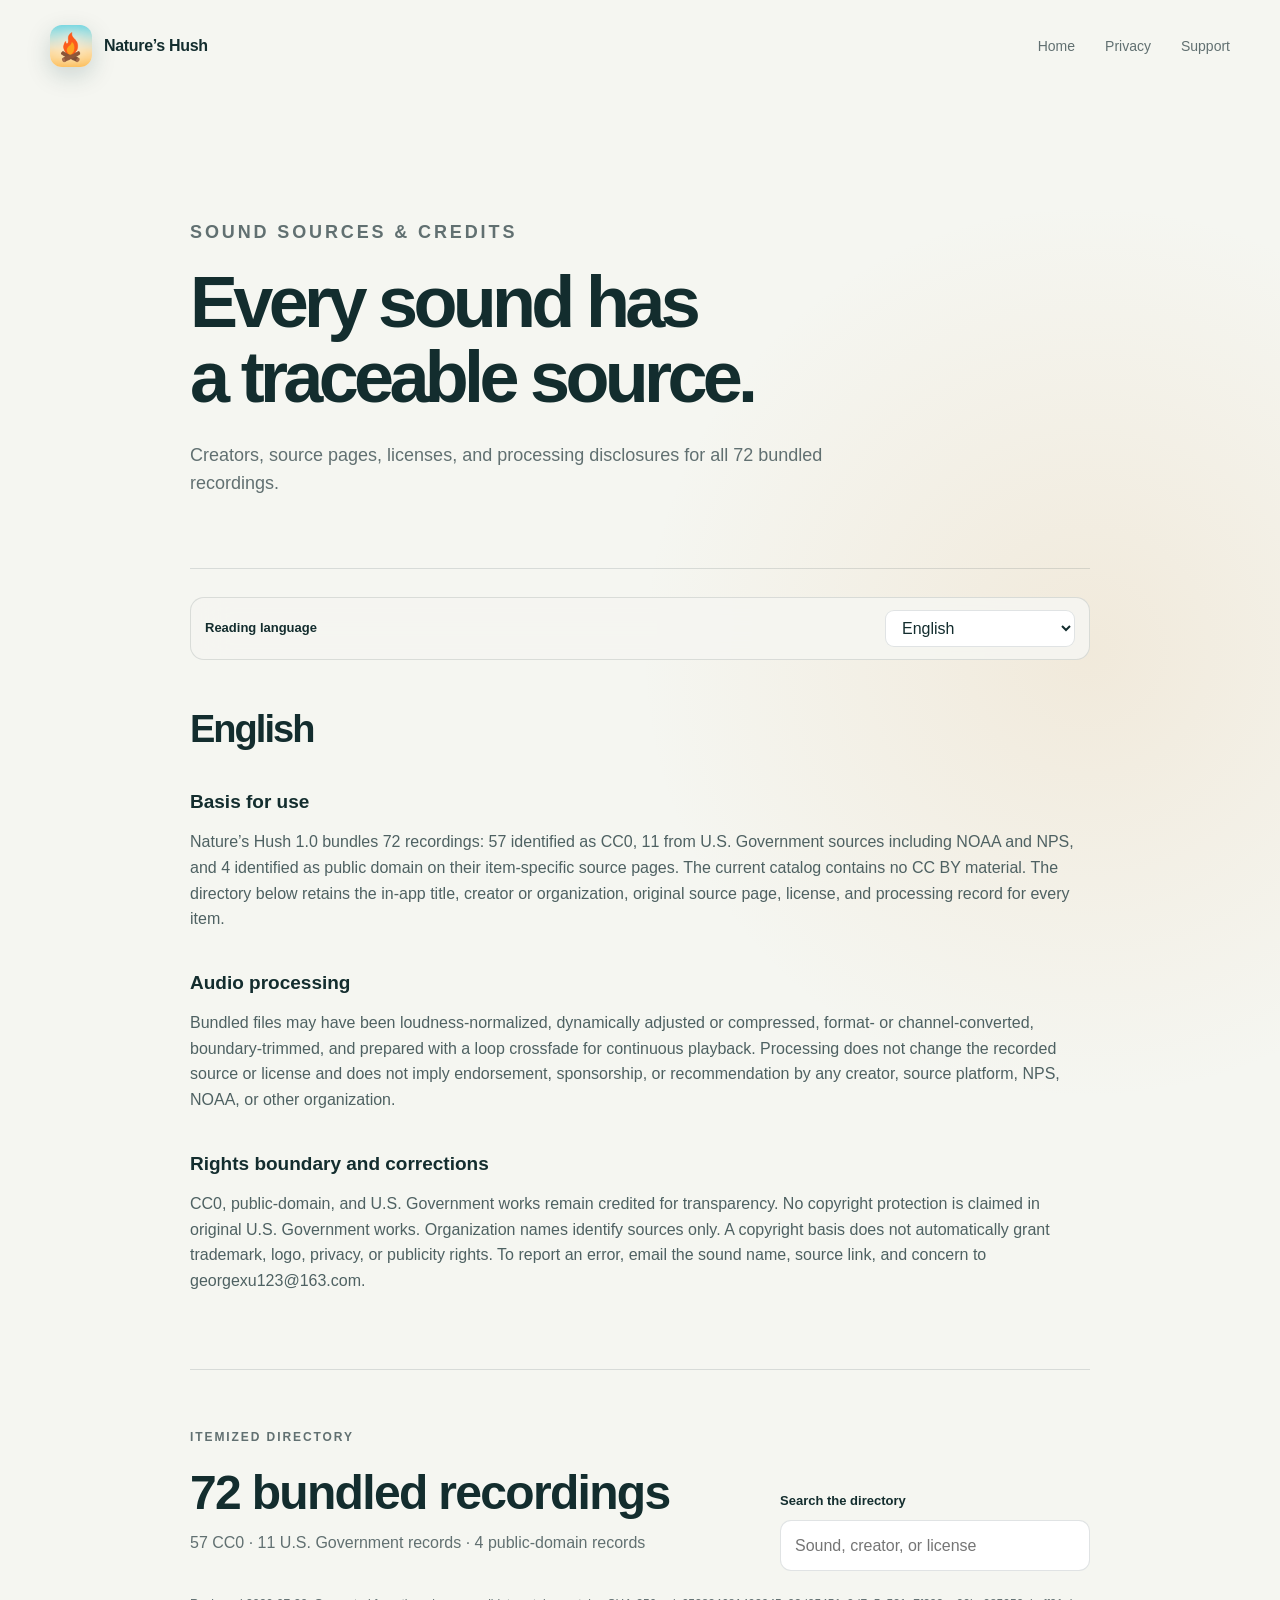
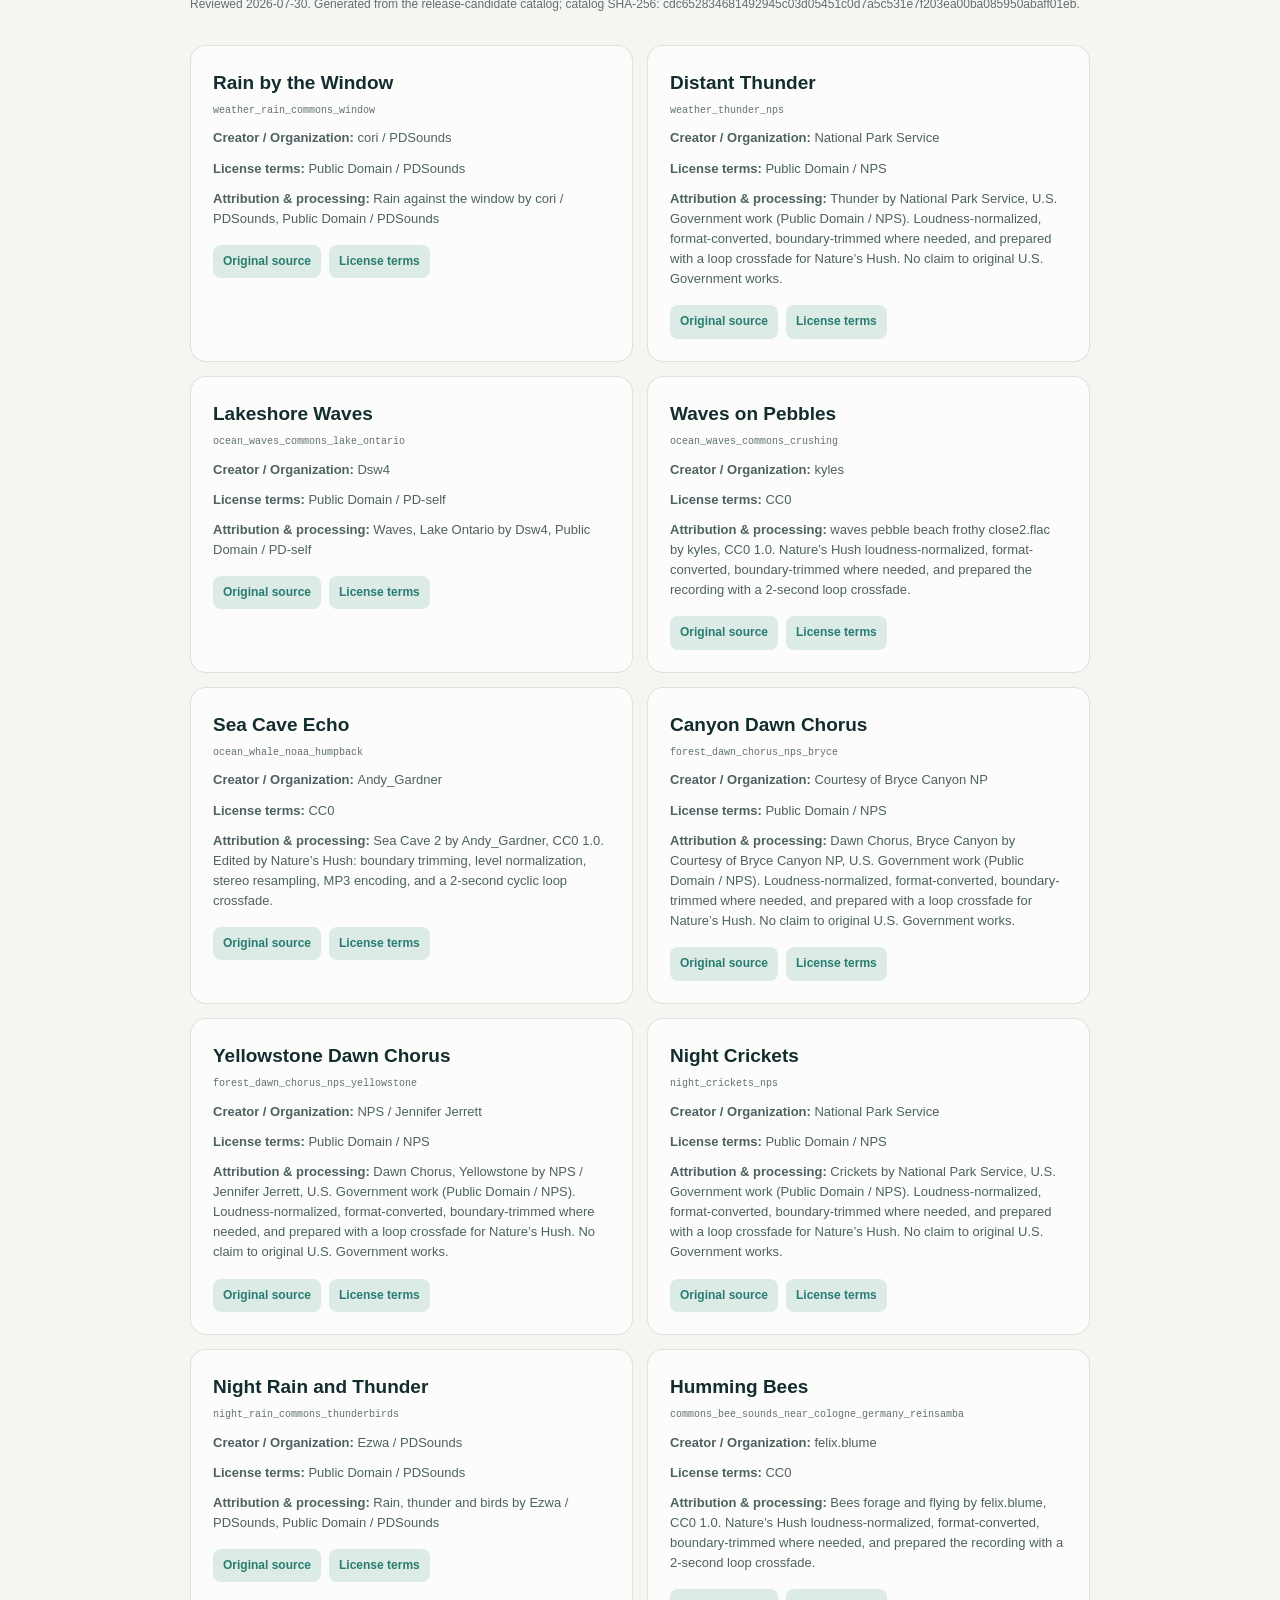
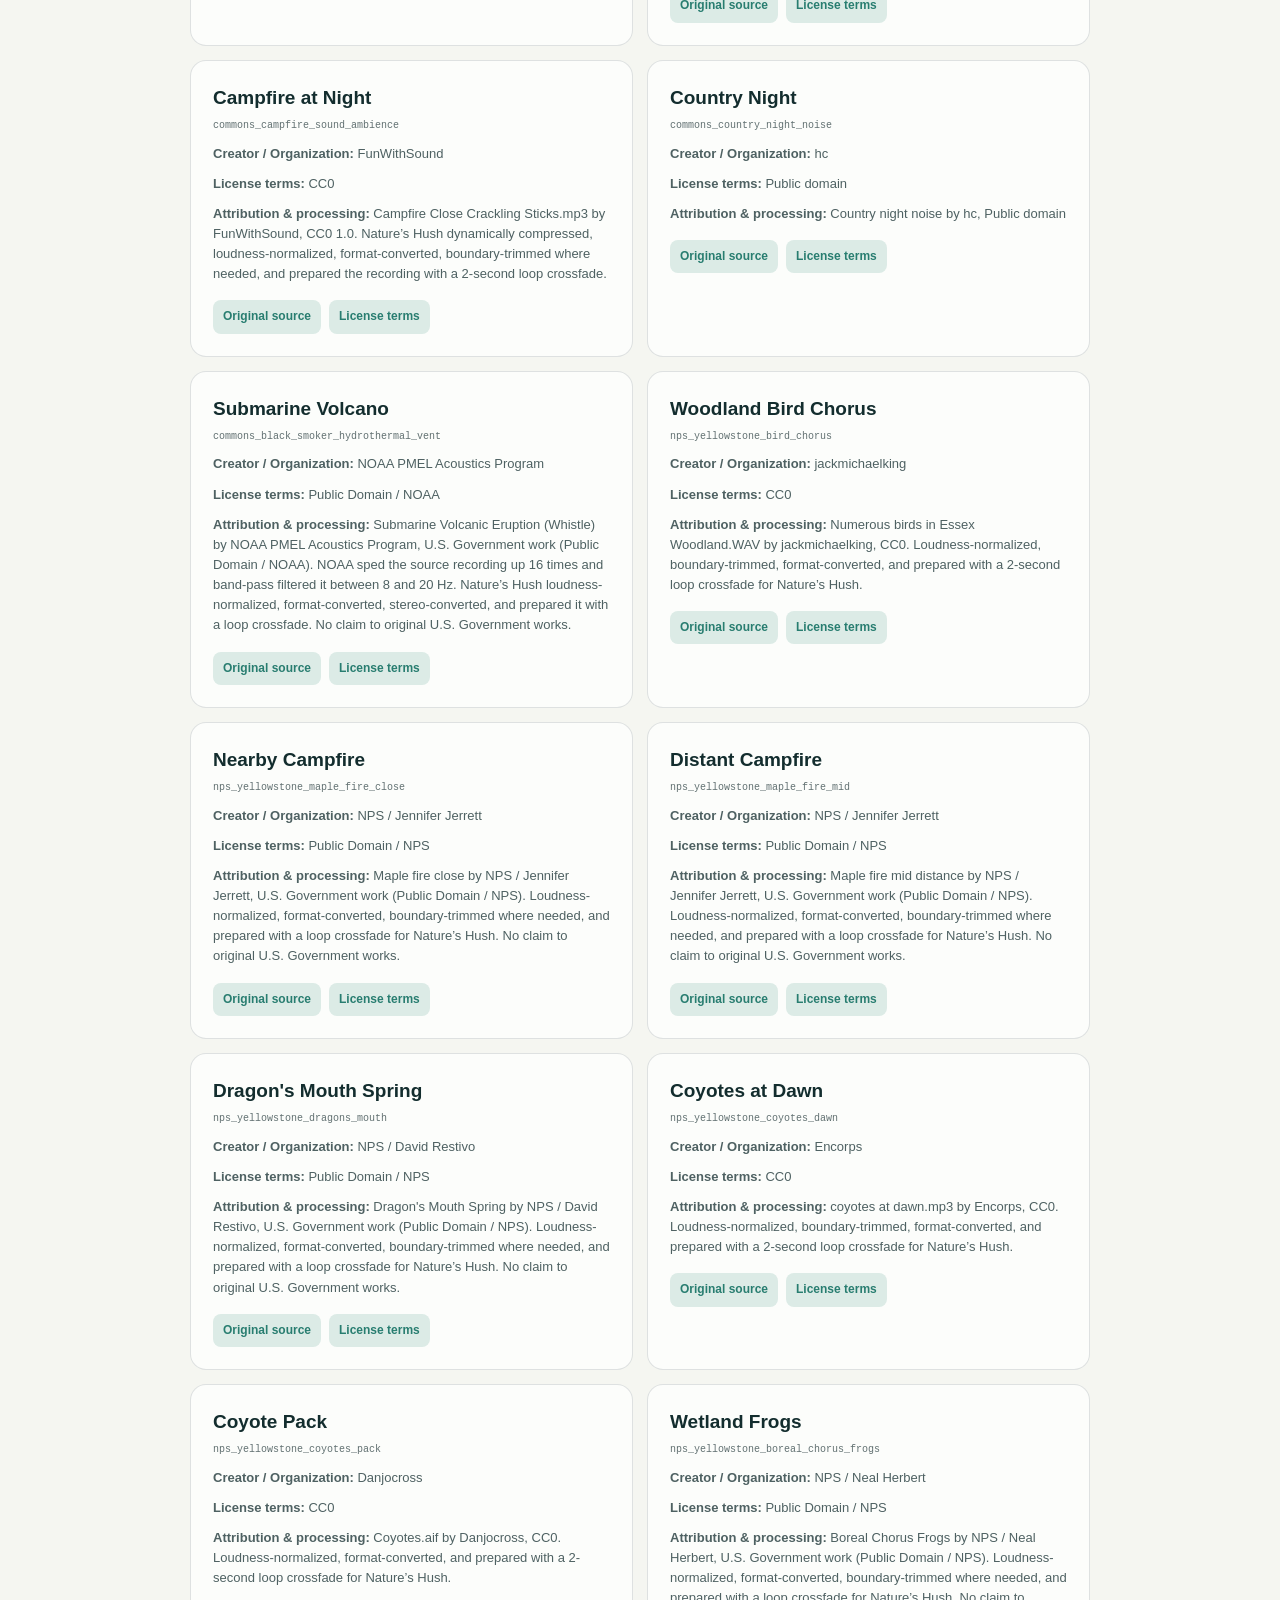
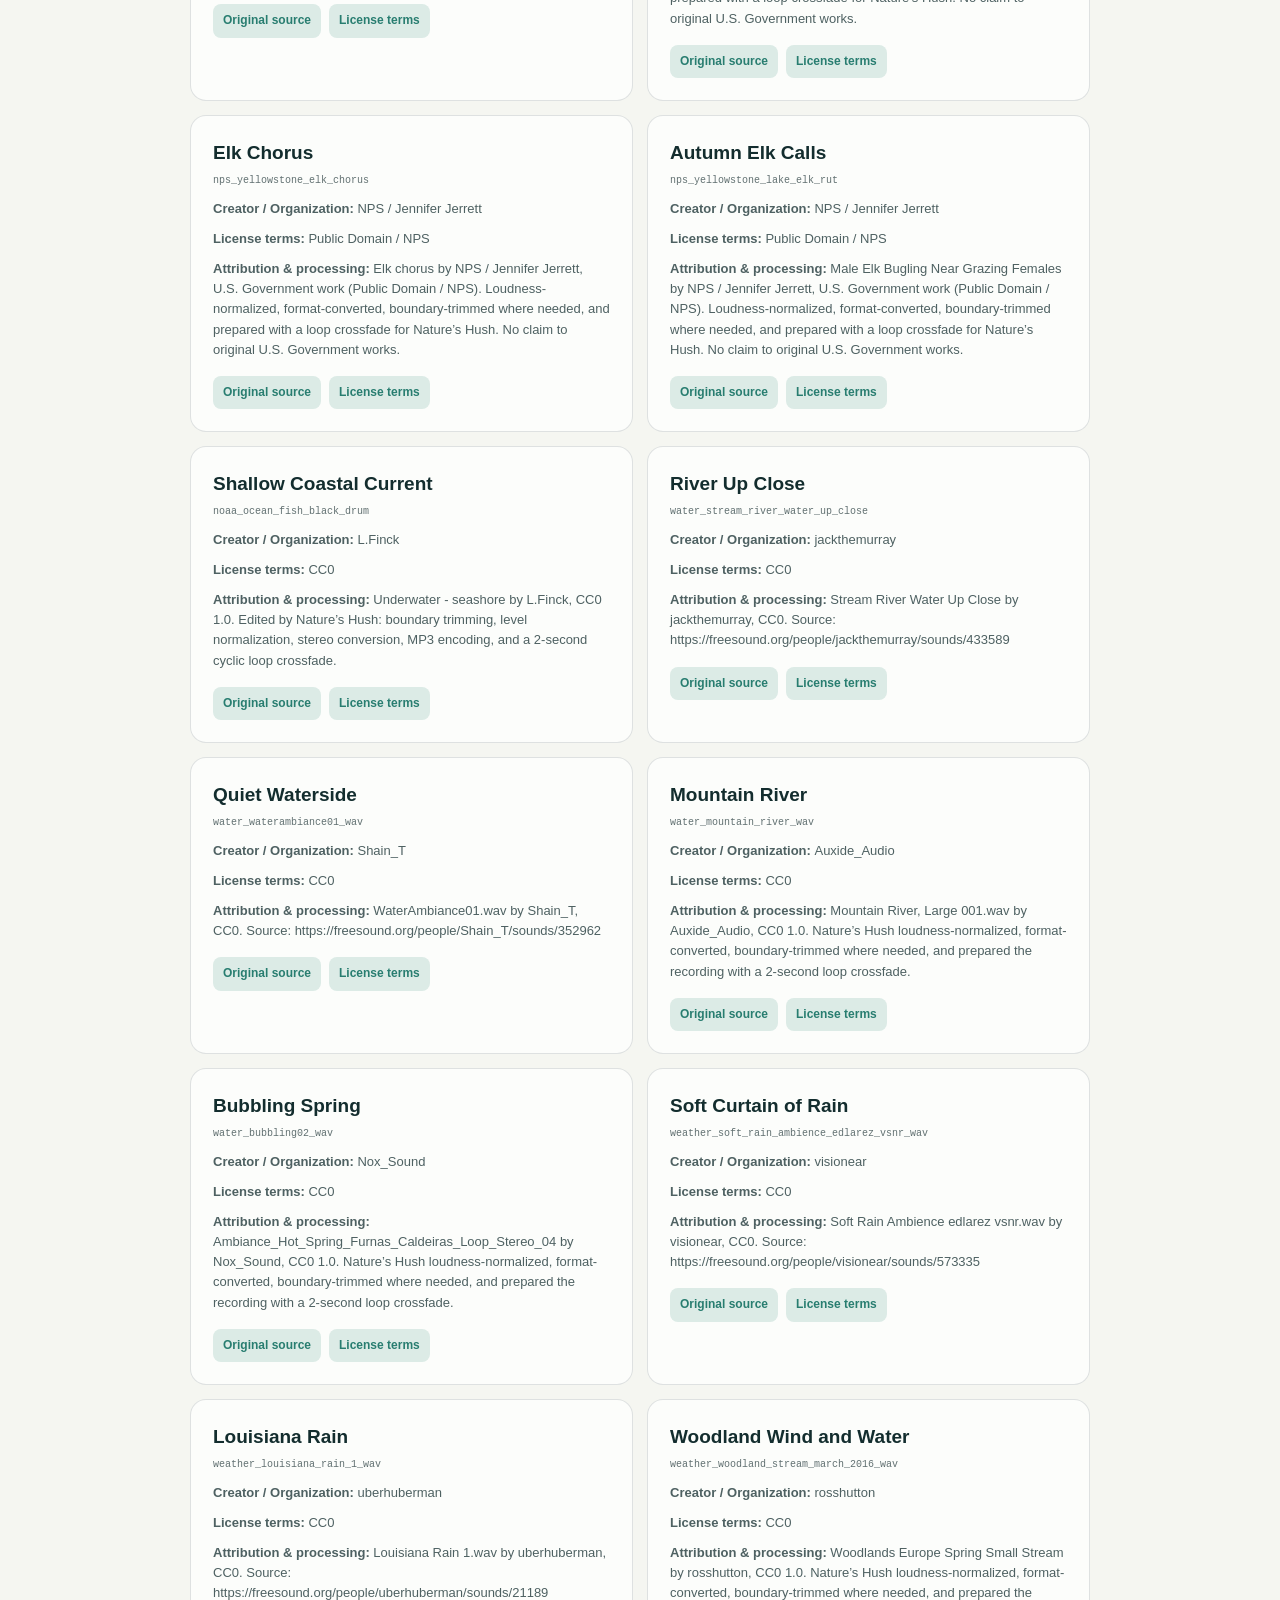
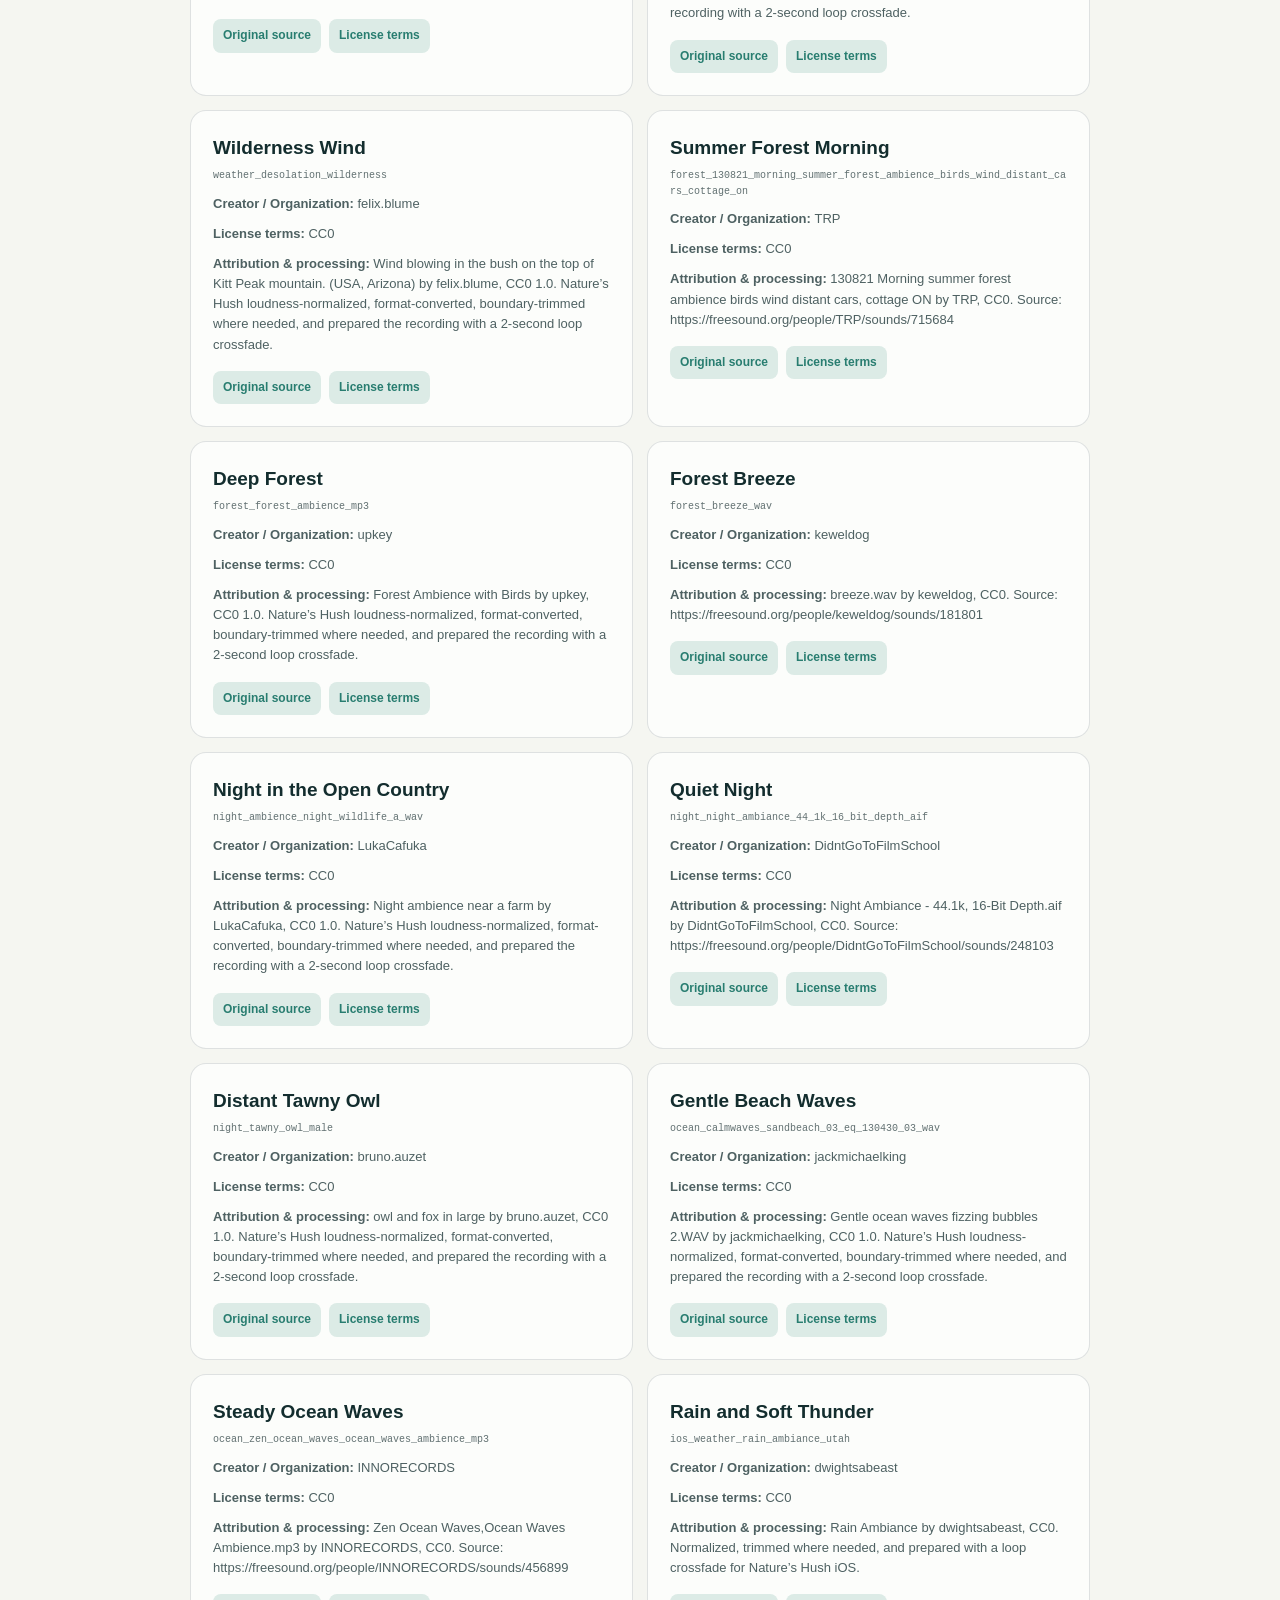
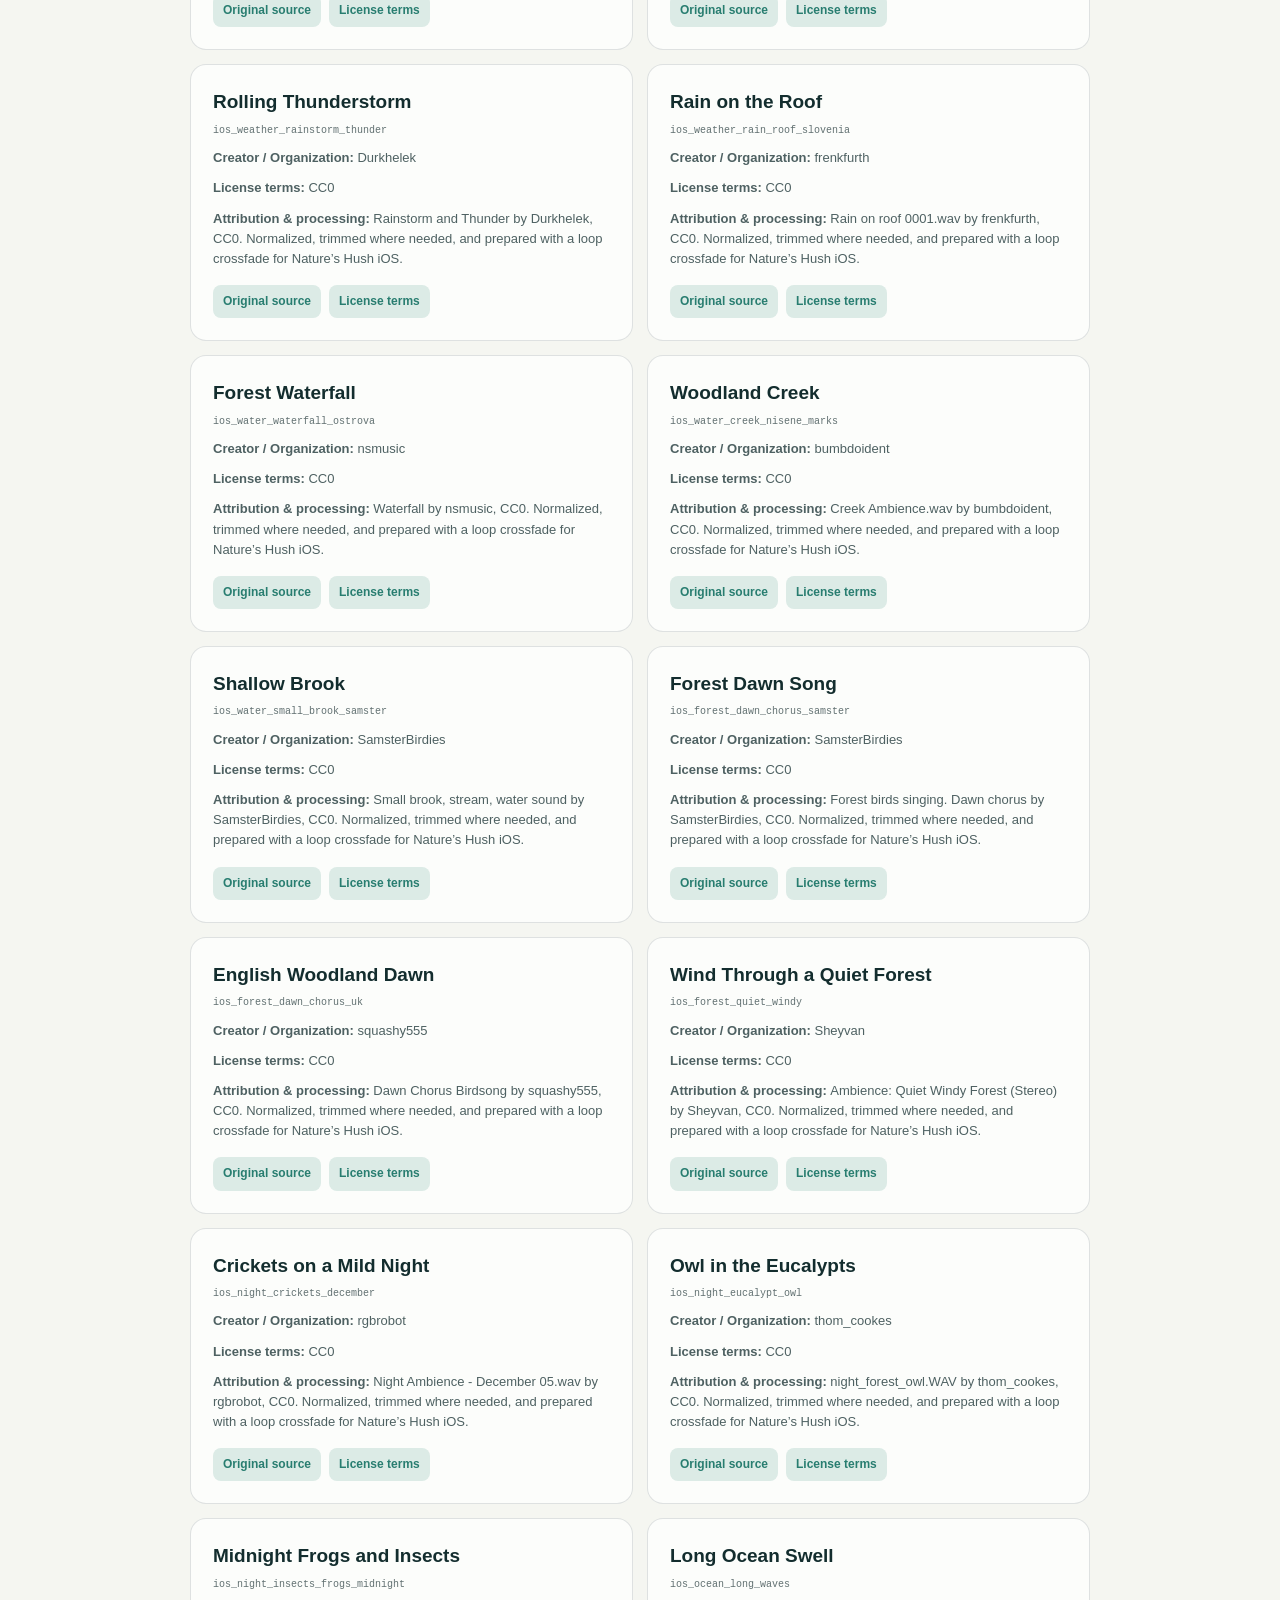
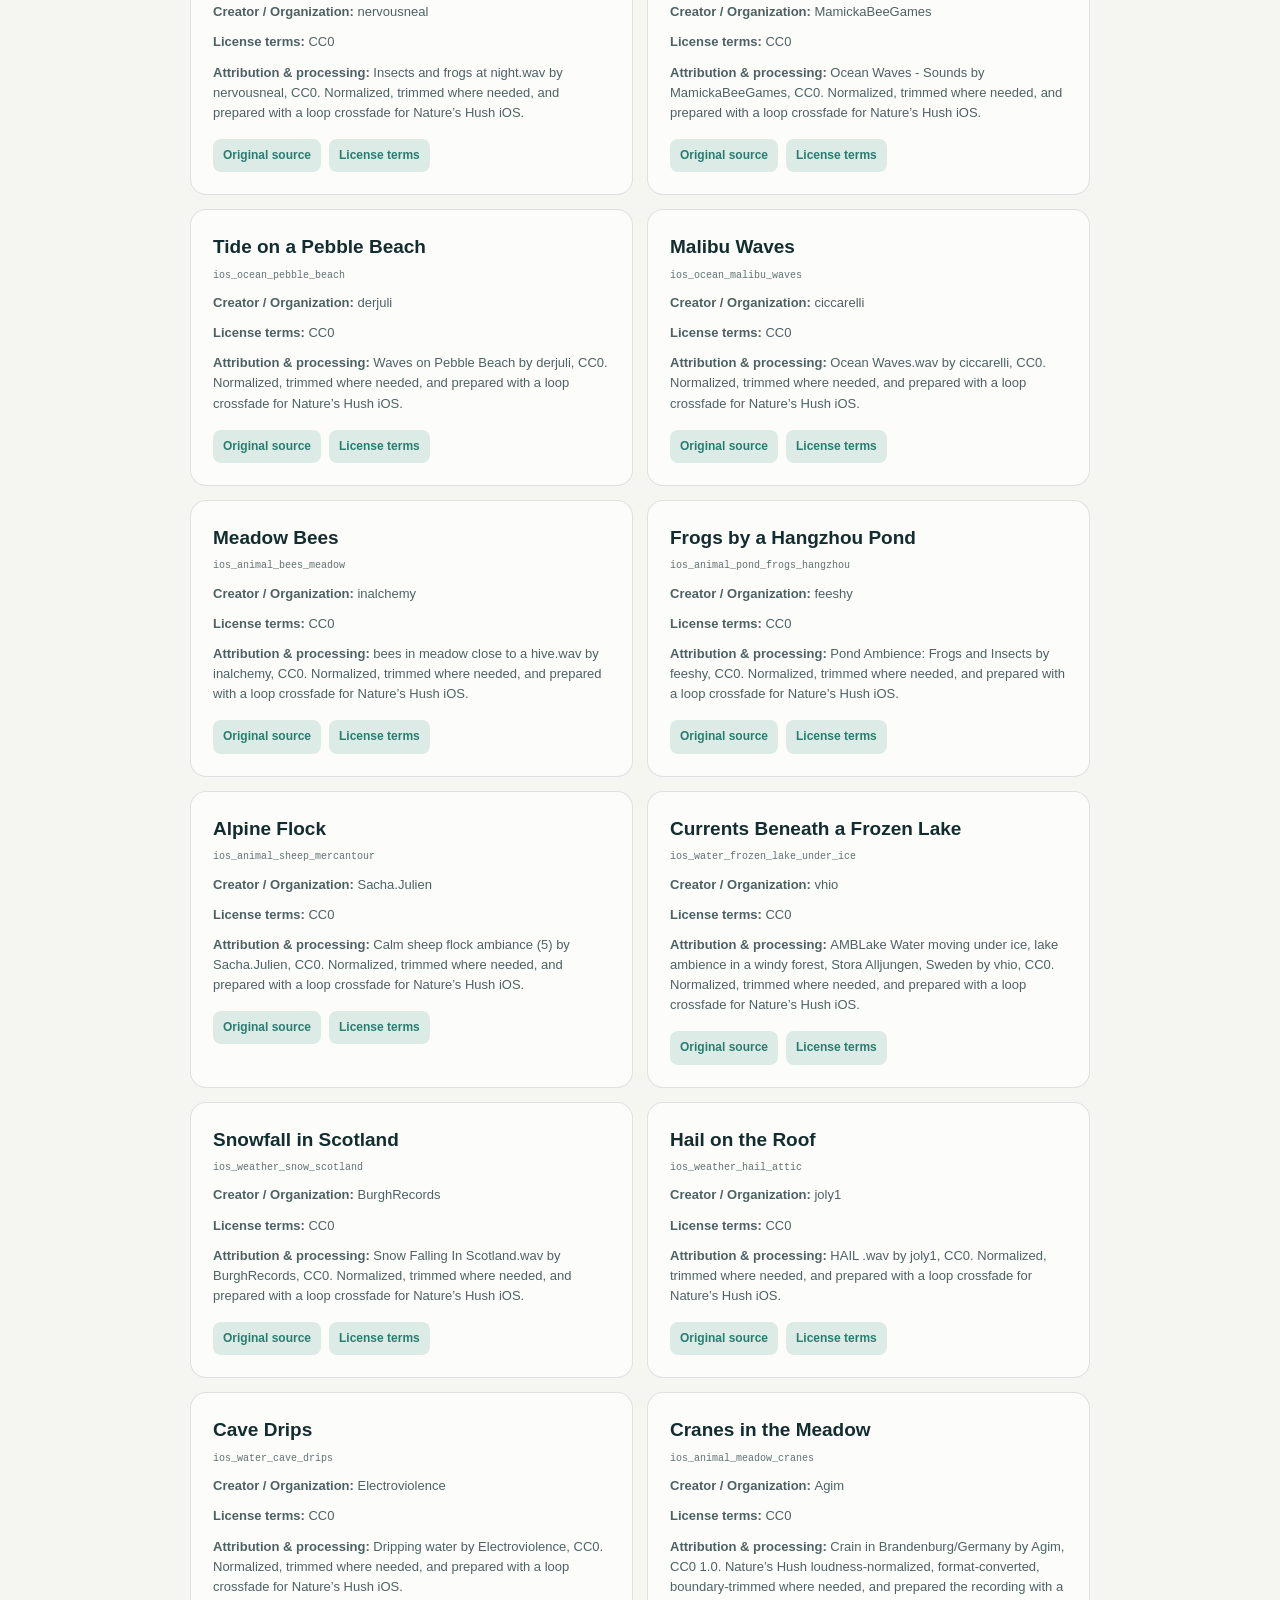
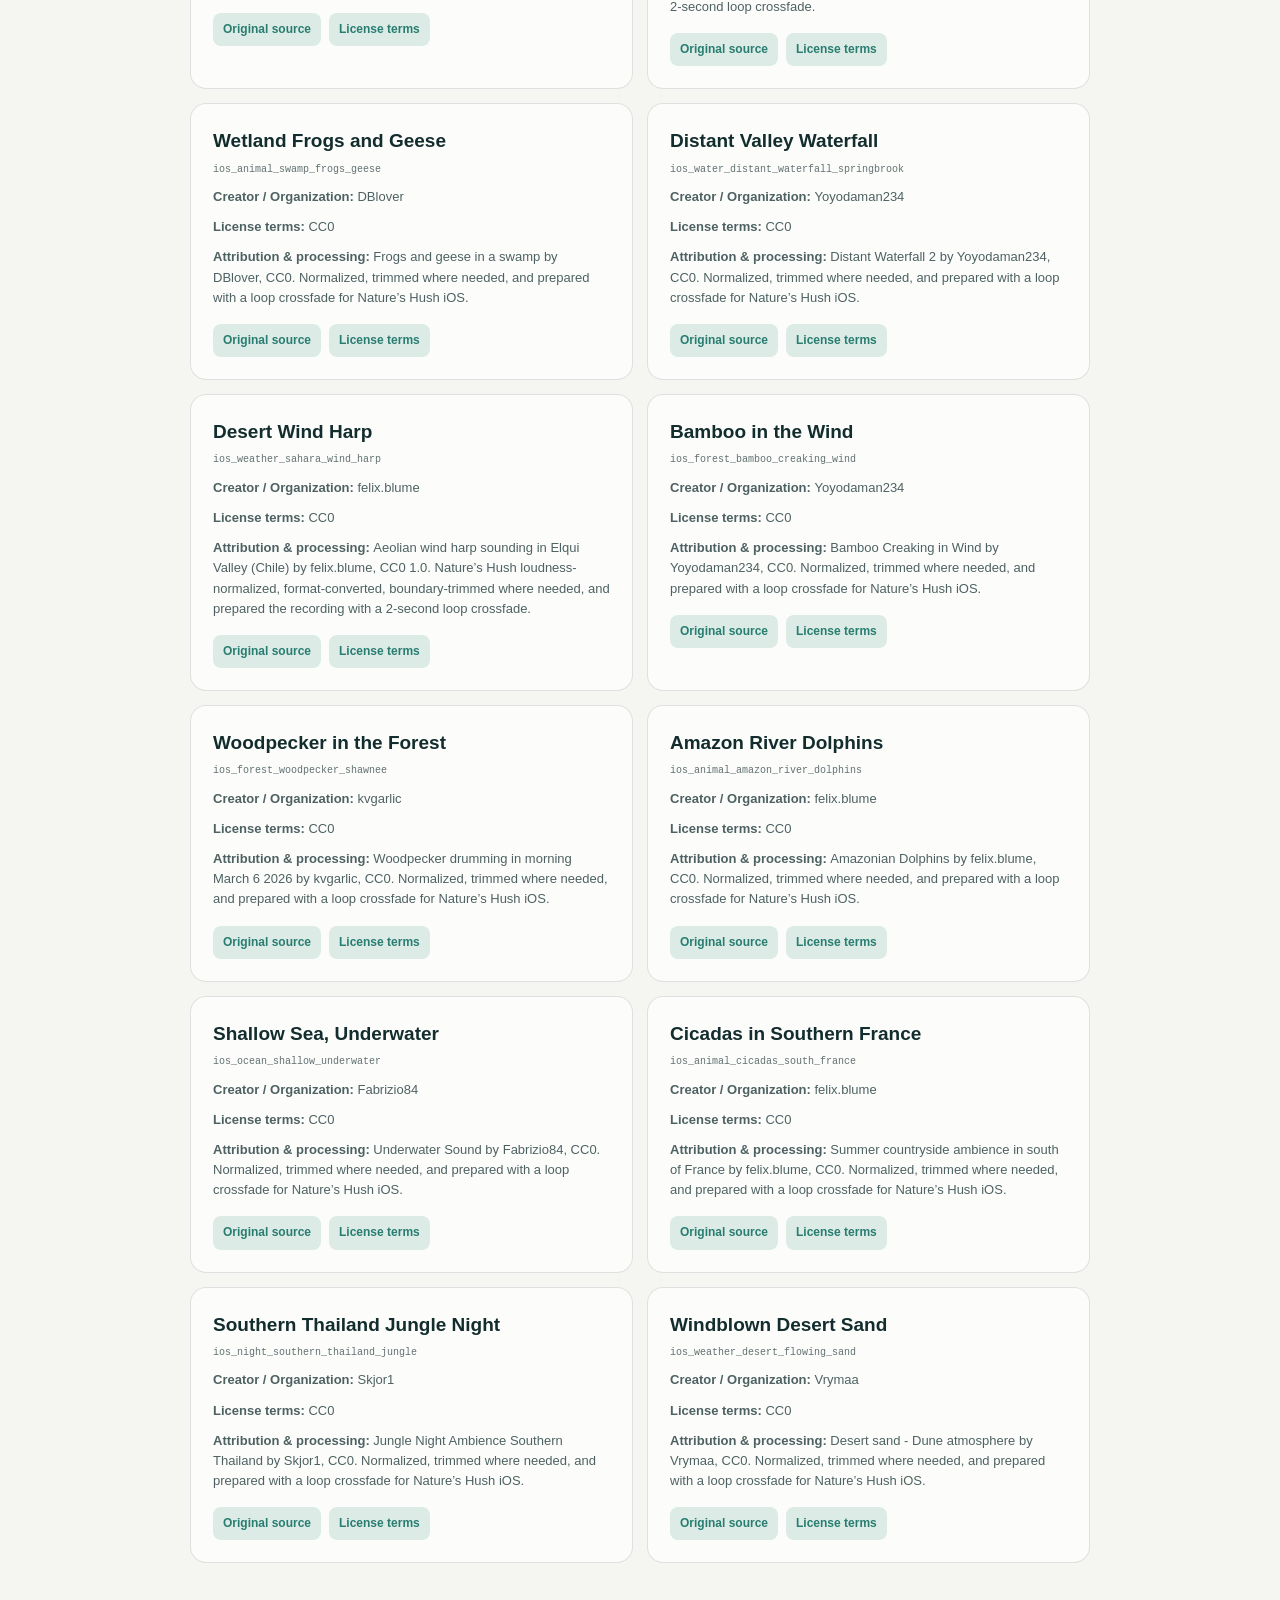
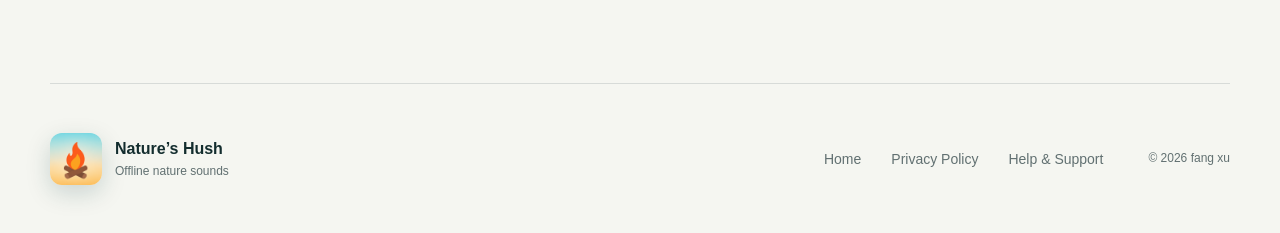
<file: sources.html>
<!doctype html>
<html lang="en">
<head>
  <meta charset="utf-8">
  <meta name="viewport" content="width=device-width, initial-scale=1">
  <meta name="theme-color" content="#0b3b3d">
  <meta name="description" content="Itemized sources, creators, licenses, and processing disclosures for the 72 sounds bundled with Nature’s Hush.">
  <title>Sound Sources &amp; Credits · Nature’s Hush</title>
  <link rel="icon" href="assets/app-icon.png">
  <link rel="stylesheet" href="styles.css">
</head>
<body data-page="sources">
  <header class="site-header">
    <a class="brand" href="/" aria-label="Nature’s Hush home" data-i18n-aria="common.brandHome">
      <img src="assets/app-icon.png" alt="" width="42" height="42">
      <span data-i18n="common.brand">Nature’s Hush</span>
    </a>
    <nav aria-label="Main navigation" data-i18n-aria="common.mainNavigation">
      <a href="/" data-i18n="common.home">Home</a>
      <a href="privacy.html" data-i18n="common.privacy">Privacy</a>
      <a href="support.html" data-i18n="common.support">Support</a>
    </nav>
  </header>

  <main class="document-main">
    <header class="document-hero">
      <p class="eyebrow" data-i18n="sources.eyebrow">SOUND SOURCES &amp; CREDITS</p>
      <h1 data-i18n-html="sources.heroTitle">Every sound has<br>a traceable source.</h1>
      <p data-i18n="sources.heroSummary">Creators, source pages, licenses, and processing disclosures for all 72 bundled recordings.</p>
    </header>

    <div class="language-picker">
      <label for="language" data-i18n="common.language">Reading language</label>
      <select id="language">
        <option value="zh-CN">简体中文</option>
        <option value="zh-TW">繁體中文</option>
        <option value="en">English</option>
        <option value="ja">日本語</option>
        <option value="ko">한국어</option>
        <option value="ru">Русский</option>
        <option value="de">Deutsch</option>
        <option value="fr">Français</option>
      </select>
    </div>

    <article class="legal-section" data-language="zh-CN">
      <h2>简体中文</h2>
      <h3>使用依据</h3>
      <p>听野 1.0 内置 72 段声音：57 段依据 CC0，11 段来自 NOAA、NPS 等美国政府来源，4 段由具体来源页标记为公共领域。当前目录不包含 CC BY 素材。下方逐条保留 App 内显示名、作者或机构、原始来源页、许可及处理记录。</p>
      <h3>音频处理</h3>
      <p>打包文件可能经过响度标准化、动态范围调整或压缩、格式或声道转换、首尾边界裁剪，以及为连续播放制作的循环交叉淡化。处理不改变原始来源或许可，也不表示作者、来源平台、NPS、NOAA 或其他机构认可、赞助或推荐本 App。</p>
      <h3>权利边界与更正</h3>
      <p>CC0、公共领域和美国政府作品仍保留来源作为透明记录；对美国政府原始作品不主张版权保护。机构名称仅用于识别来源。著作权使用依据不自动授予商标、标志、隐私权或形象权。发现记录错误时，请将声音名称、来源链接和问题发送至 georgexu123@163.com。</p>
    </article>

    <article class="legal-section" data-language="zh-TW">
      <h2>繁體中文</h2>
      <h3>使用依據</h3>
      <p>聽野 1.0 內建 72 段聲音：57 段依據 CC0，11 段來自 NOAA、NPS 等美國政府來源，4 段由具體來源頁標記為公眾領域。目前目錄不含 CC BY 素材。下方逐項保留 App 內顯示名稱、作者或機構、原始來源頁、授權及處理紀錄。</p>
      <h3>音訊處理</h3>
      <p>打包檔案可能經過響度標準化、動態範圍調整或壓縮、格式或聲道轉換、首尾邊界裁剪，以及為連續播放製作的循環交叉淡化。處理不會改變原始來源或授權，也不表示作者、來源平台、NPS、NOAA 或其他機構認可、贊助或推薦本 App。</p>
      <h3>權利邊界與更正</h3>
      <p>CC0、公眾領域及美國政府作品仍保留來源，以便透明查核；對美國政府原始作品不主張著作權保護。機構名稱僅用於識別來源。著作權使用依據不會自動授予商標、標誌、隱私權或肖像權。若發現紀錄錯誤，請將聲音名稱、來源連結與問題寄至 georgexu123@163.com。</p>
    </article>

    <article class="legal-section active" data-language="en">
      <h2>English</h2>
      <h3>Basis for use</h3>
      <p>Nature’s Hush 1.0 bundles 72 recordings: 57 identified as CC0, 11 from U.S. Government sources including NOAA and NPS, and 4 identified as public domain on their item-specific source pages. The current catalog contains no CC BY material. The directory below retains the in-app title, creator or organization, original source page, license, and processing record for every item.</p>
      <h3>Audio processing</h3>
      <p>Bundled files may have been loudness-normalized, dynamically adjusted or compressed, format- or channel-converted, boundary-trimmed, and prepared with a loop crossfade for continuous playback. Processing does not change the recorded source or license and does not imply endorsement, sponsorship, or recommendation by any creator, source platform, NPS, NOAA, or other organization.</p>
      <h3>Rights boundary and corrections</h3>
      <p>CC0, public-domain, and U.S. Government works remain credited for transparency. No copyright protection is claimed in original U.S. Government works. Organization names identify sources only. A copyright basis does not automatically grant trademark, logo, privacy, or publicity rights. To report an error, email the sound name, source link, and concern to georgexu123@163.com.</p>
    </article>

    <article class="legal-section" data-language="ja">
      <h2>日本語</h2>
      <h3>利用根拠</h3>
      <p>「野の音」1.0 には72件の録音が含まれます。57件は CC0、11件は NOAA や NPS など米国政府の音源、4件は各出典ページでパブリックドメインと表示されています。現在のカタログに CC BY 素材は含まれていません。以下に、アプリ内の音源名、作者・団体、元の出典ページ、ライセンス、処理記録を掲載します。</p>
      <h3>音声処理</h3>
      <p>同梱ファイルには、音量の正規化、ダイナミックレンジの調整または圧縮、形式・チャンネル変換、先頭末尾のトリミング、連続再生用クロスフェードを施している場合があります。処理によって出典やライセンスが変わることはなく、作者、配布サイト、NPS、NOAA、その他の団体による推奨・協賛を意味しません。</p>
      <h3>権利の範囲と訂正</h3>
      <p>CC0、パブリックドメイン、米国政府作品も透明性のため出典を表示します。米国政府の原著作物について著作権保護を主張しません。団体名は出典識別のためだけに使用します。著作権上の利用根拠は商標、ロゴ、プライバシー権、パブリシティ権を自動的に許可するものではありません。誤りは音源名、出典リンク、内容を georgexu123@163.com へお知らせください。</p>
    </article>

    <article class="legal-section" data-language="ko">
      <h2>한국어</h2>
      <h3>사용 근거</h3>
      <p>‘자연의 숨결’ 1.0에는 72개 녹음이 포함됩니다. 57개는 CC0, 11개는 NOAA와 NPS를 포함한 미국 정부 출처, 4개는 각 출처 페이지에 퍼블릭 도메인으로 표시되어 있습니다. 현재 카탈로그에는 CC BY 자료가 없습니다. 아래 목록에는 앱 표시 이름, 창작자 또는 기관, 원본 출처 페이지, 라이선스와 처리 기록을 유지합니다.</p>
      <h3>오디오 처리</h3>
      <p>포함된 파일은 음량 정규화, 다이내믹 레인지 조정 또는 압축, 형식 또는 채널 변환, 시작과 끝 경계 편집, 연속 재생용 루프 크로스페이드를 거쳤을 수 있습니다. 이러한 처리는 원래 출처나 라이선스를 바꾸지 않으며 창작자, 출처 플랫폼, NPS, NOAA 또는 다른 기관의 보증·후원·추천을 의미하지 않습니다.</p>
      <h3>권리 범위 및 정정</h3>
      <p>CC0, 퍼블릭 도메인 및 미국 정부 저작물도 투명성을 위해 출처를 표시합니다. 미국 정부의 원저작물에는 저작권 보호를 주장하지 않습니다. 기관명은 출처 식별에만 사용됩니다. 저작권 사용 근거는 상표, 로고, 개인정보 또는 퍼블리시티권을 자동으로 허가하지 않습니다. 오류는 음원 이름, 출처 링크 및 문제 설명과 함께 georgexu123@163.com으로 보내 주세요.</p>
    </article>

    <article class="legal-section" data-language="ru">
      <h2>Русский</h2>
      <h3>Основание использования</h3>
      <p>В версии 1.0 приложения «Голоса природы» встроены 72 записи: 57 отмечены как CC0, 11 получены из источников правительства США, включая NOAA и NPS, а 4 указаны на своих страницах как общественное достояние. В текущем каталоге нет материалов CC BY. Ниже сохранены название в приложении, автор или организация, исходная страница, лицензия и сведения об обработке.</p>
      <h3>Обработка аудио</h3>
      <p>Файлы могли пройти нормализацию громкости, регулировку или сжатие динамического диапазона, преобразование формата или каналов, обрезку границ и перекрёстное затухание для циклического воспроизведения. Такая обработка не меняет источник или лицензию и не означает одобрения, спонсорства или рекомендации со стороны автора, платформы, NPS, NOAA или иной организации.</p>
      <h3>Границы прав и исправления</h3>
      <p>Для прозрачности источники указаны у материалов CC0, общественного достояния и произведений правительства США. Авторские права на оригинальные произведения правительства США не заявляются. Названия организаций используются только для идентификации источника. Основание использования по авторскому праву само по себе не предоставляет права на товарные знаки, логотипы, частную жизнь или изображение. Об ошибке сообщите на georgexu123@163.com.</p>
    </article>

    <article class="legal-section" data-language="de">
      <h2>Deutsch</h2>
      <h3>Nutzungsgrundlage</h3>
      <p>Naturlauschen 1.0 enthält 72 Aufnahmen: 57 sind als CC0 ausgewiesen, 11 stammen aus Quellen der US-Regierung einschließlich NOAA und NPS, und 4 sind auf ihren jeweiligen Quellseiten als gemeinfrei gekennzeichnet. Der aktuelle Katalog enthält kein CC-BY-Material. Das Verzeichnis nennt App-Titel, Urheber oder Organisation, ursprüngliche Quellseite, Lizenz und Bearbeitungsangaben.</p>
      <h3>Audiobearbeitung</h3>
      <p>Enthaltene Dateien können lautheitsnormalisiert, im Dynamikumfang angepasst oder komprimiert, im Format oder in den Kanälen umgewandelt, an den Grenzen beschnitten und mit einer Überblendung für Endlosschleifen versehen worden sein. Die Bearbeitung ändert weder Quelle noch Lizenz und bedeutet keine Billigung, Förderung oder Empfehlung durch Urheber, Plattform, NPS, NOAA oder andere Organisationen.</p>
      <h3>Rechtsgrenzen und Korrekturen</h3>
      <p>CC0-, gemeinfreie und Werke der US-Regierung behalten ihre Quelle zur Transparenz. Für originale Werke der US-Regierung wird kein Urheberrechtsschutz beansprucht. Organisationsnamen dienen nur der Quellenangabe. Eine urheberrechtliche Nutzungsgrundlage gewährt nicht automatisch Marken-, Logo-, Persönlichkeits- oder Bildnisrechte. Fehler können an georgexu123@163.com gemeldet werden.</p>
    </article>

    <article class="legal-section" data-language="fr">
      <h2>Français</h2>
      <h3>Fondement de l’utilisation</h3>
      <p>Échos nature 1.0 intègre 72 enregistrements : 57 sont indiqués sous CC0, 11 proviennent de sources du gouvernement américain, notamment la NOAA et le NPS, et 4 sont indiqués comme relevant du domaine public sur leur page propre. Le catalogue actuel ne contient aucun contenu CC BY. Le répertoire conserve le nom dans l’app, l’auteur ou organisme, la page source, la licence et le traitement.</p>
      <h3>Traitement audio</h3>
      <p>Les fichiers intégrés peuvent avoir été normalisés, ajustés ou compressés dans leur plage dynamique, convertis de format ou de canaux, coupés à leurs limites et préparés avec un fondu enchaîné pour la lecture en boucle. Ces traitements ne modifient ni la source ni la licence et n’impliquent aucune approbation, recommandation ou participation de l’auteur, de la plateforme, du NPS, de la NOAA ou d’un autre organisme.</p>
      <h3>Limites des droits et corrections</h3>
      <p>Les contenus CC0, du domaine public et les œuvres du gouvernement américain restent crédités par transparence. Aucune protection par le droit d’auteur n’est revendiquée sur les œuvres originales du gouvernement américain. Les noms d’organismes servent uniquement à identifier la source. Le fondement du droit d’auteur n’accorde pas automatiquement les droits sur les marques, logos, la vie privée ou l’image. Signalez toute erreur à georgexu123@163.com.</p>
    </article>

    <section class="source-directory" aria-labelledby="source-directory-title">
      <div class="source-directory-heading">
        <div>
          <p class="eyebrow" id="source-directory-kicker">ITEMIZED DIRECTORY</p>
          <h2 id="source-directory-title">72 bundled recordings</h2>
          <p id="source-directory-summary">57 CC0 · 11 U.S. Government records · 4 public-domain records</p>
        </div>
        <label class="source-search">
          <span id="source-search-label">Search the directory</span>
          <input id="source-search-input" type="search" autocomplete="off" placeholder="Sound, creator, or license">
        </label>
      </div>
      <p class="source-record-note" id="source-record-note"></p>
      <div class="sound-source-grid" id="sound-source-grid"></div>
      <p class="source-empty" id="source-empty" hidden>No matching sounds.</p>
    </section>
  </main>

  <footer>
    <div><img src="assets/app-icon.png" alt="" width="52" height="52"><div><strong data-i18n="common.brand">Nature’s Hush</strong><span data-i18n="common.secondaryBrand">Offline nature sounds</span></div></div>
    <nav aria-label="Footer navigation" data-i18n-aria="common.footerNavigation"><a href="/" data-i18n="common.home">Home</a><a href="privacy.html" data-i18n="common.privacyPolicy">Privacy Policy</a><a href="support.html" data-i18n="common.helpSupport">Help &amp; Support</a></nav>
    <p data-i18n="common.copyright">© 2026 fang xu</p>
  </footer>
  <script src="site-localizations.js"></script>
  <script src="sound-sources-data.js"></script>
  <script src="site.js"></script>
  <script src="sources.js"></script>
</body>
</html>
</file>
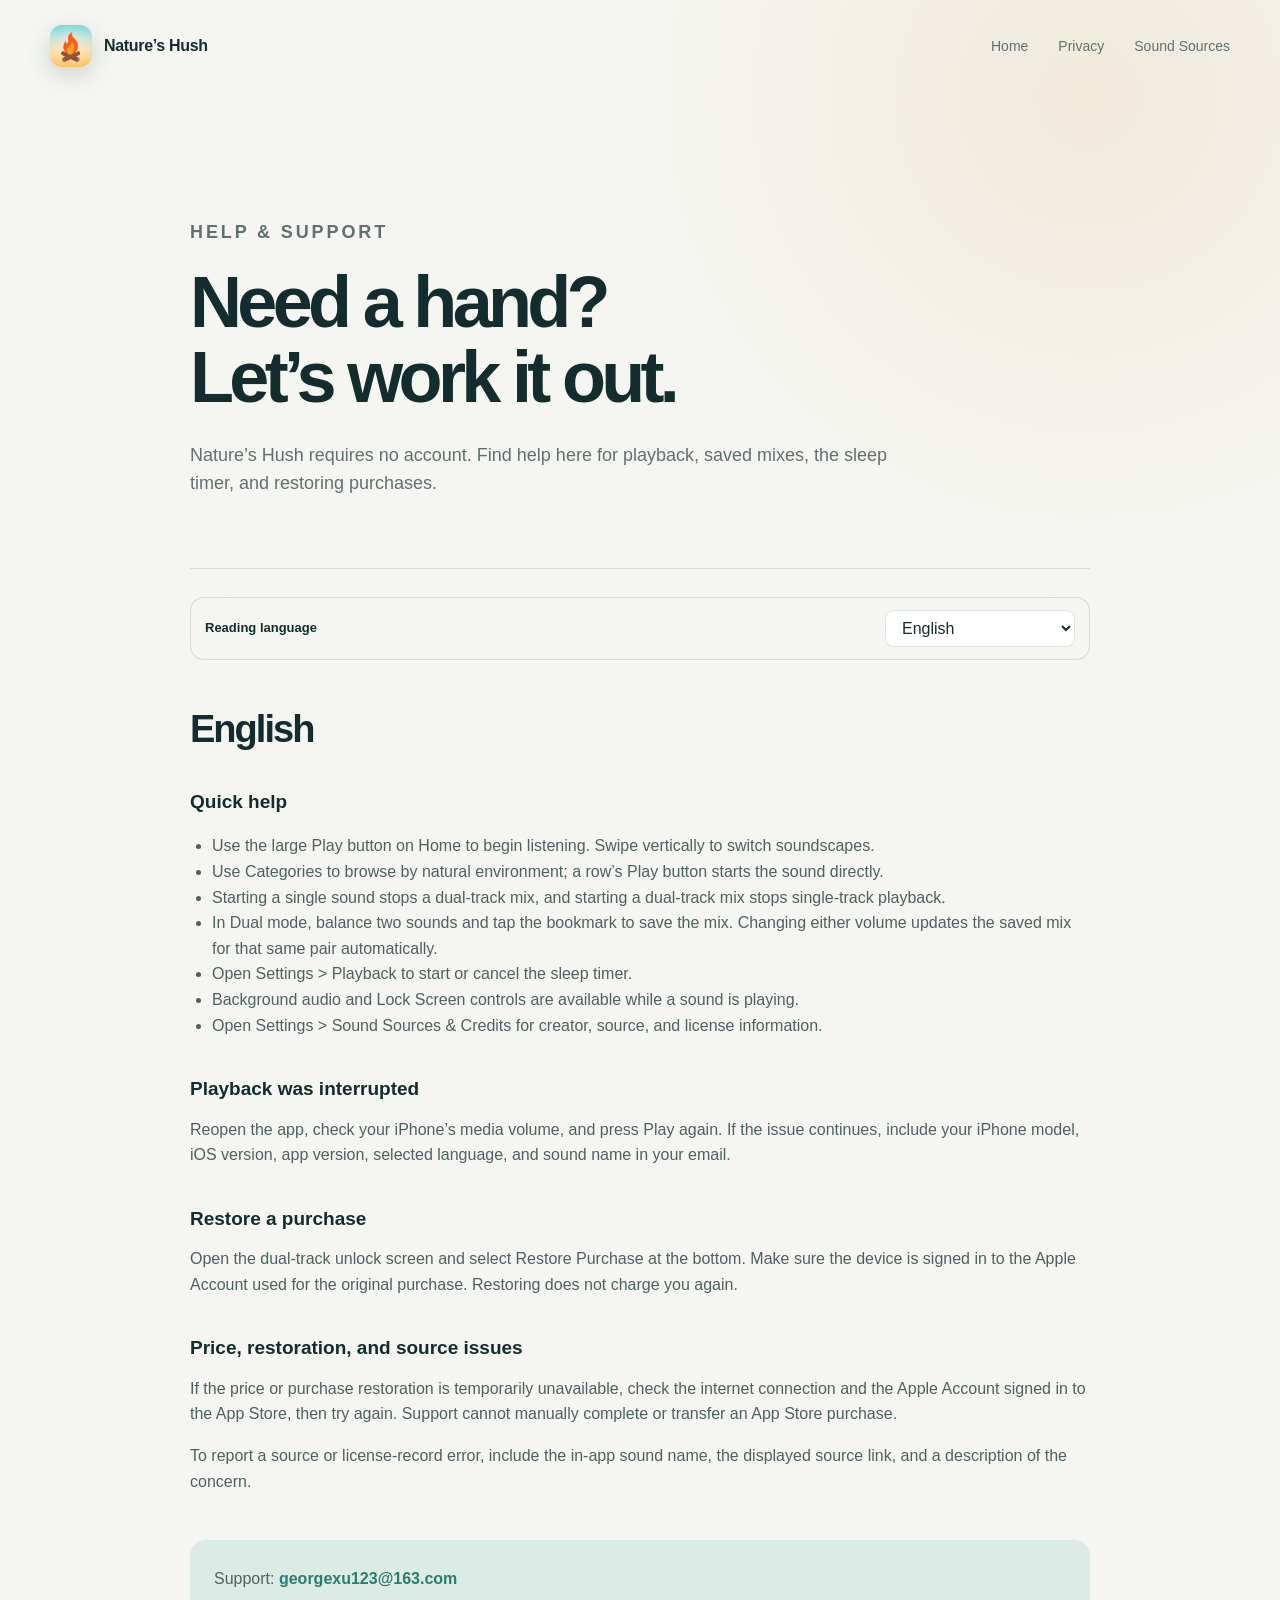
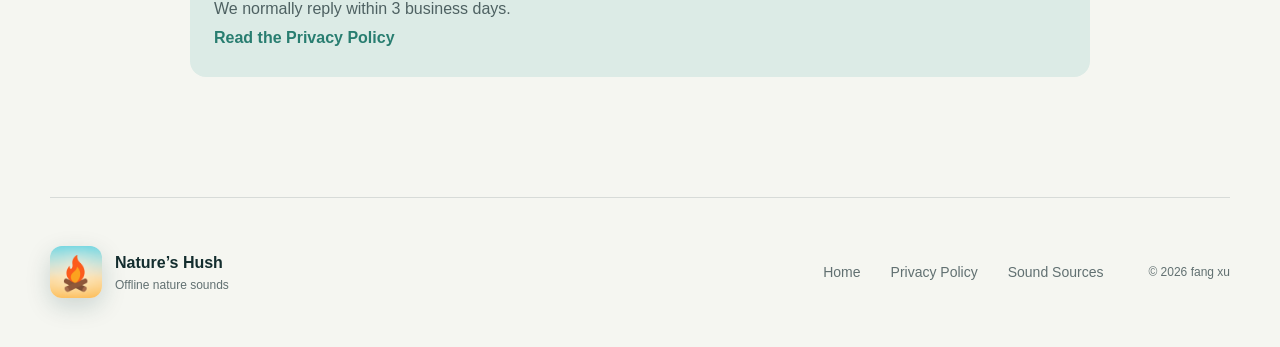
<file: support.html>
<!doctype html>
<html lang="en">
<head>
  <meta charset="utf-8">
  <meta name="viewport" content="width=device-width, initial-scale=1">
  <meta name="theme-color" content="#0b3b3d">
  <meta name="description" content="Get help with playback, saved mixes, the sleep timer, and restoring purchases in Nature’s Hush.">
  <title>Help &amp; Support · Nature’s Hush</title>
  <link rel="icon" href="assets/app-icon.png">
  <link rel="stylesheet" href="styles.css">
</head>
<body data-page="support">
  <header class="site-header">
    <a class="brand" href="/" aria-label="Nature’s Hush home" data-i18n-aria="common.brandHome">
      <img src="assets/app-icon.png" alt="" width="42" height="42">
      <span data-i18n="common.brand">Nature’s Hush</span>
    </a>
    <nav aria-label="Main navigation" data-i18n-aria="common.mainNavigation"><a href="/" data-i18n="common.home">Home</a><a href="privacy.html" data-i18n="common.privacy">Privacy</a><a href="sources.html" data-i18n="common.soundSources">Sound Sources</a></nav>
  </header>

  <main class="document-main">
    <header class="document-hero">
      <p class="eyebrow" data-i18n="support.eyebrow">HELP &amp; SUPPORT</p>
      <h1 data-i18n-html="support.heroTitle">Need a hand?<br>Let’s work it out.</h1>
      <p data-i18n="support.heroSummary">Nature’s Hush requires no account. Find help here for playback, saved mixes, the sleep timer, and restoring purchases.</p>
    </header>

    <div class="language-picker">
      <label for="language" data-i18n="common.language">Reading language</label>
      <select id="language">
        <option value="zh-CN">简体中文</option>
        <option value="zh-TW">繁體中文</option>
        <option value="en">English</option>
        <option value="ja">日本語</option>
        <option value="ko">한국어</option>
        <option value="ru">Русский</option>
        <option value="de">Deutsch</option>
        <option value="fr">Français</option>
      </select>
    </div>

    <article class="legal-section" data-language="zh-CN">
      <h2>简体中文</h2>
      <h3>快速帮助</h3>
      <ul>
        <li>使用首页的大播放按钮开始聆听，上下滑动可切换声景。</li>
        <li>通过“分类”按自然环境浏览；列表播放按钮会直接播放声音。</li>
        <li>播放单轨声音时会停止双轨组合；播放双轨组合时也会停止单轨声音。</li>
        <li>在双轨模式调好两段声音和各自音量后，轻点书签即可保存。同一组声音再次调整音量时，会自动更新已收藏的组合。</li>
        <li>在“设置 > 播放”中启动或取消睡眠定时器。</li>
        <li>播放期间支持后台音频和锁屏控制。</li>
        <li>在“设置 > 声音来源与致谢”查看作者、来源和许可。</li>
      </ul>
      <h3>播放被中断</h3>
      <p>请重新打开 App，检查 iPhone 的系统媒体音量，再次点击播放。如果问题仍存在，请在邮件中附上 iPhone 型号、iOS 版本、App 版本、所用语言和声音名称。</p>
      <h3>恢复购买</h3>
      <p>打开双轨解锁页面，点击底部的“恢复购买”。请确认设备登录了最初购买时使用的 Apple 账户。恢复购买不会重复收费。</p>
      <h3>价格、恢复与来源问题</h3>
      <p>如果价格或恢复购买暂时不可用，请检查网络连接以及 App Store 当前登录的 Apple 账户，然后重试。支持人员无法代替 App Store 手动完成或转移购买。</p>
      <p>如需报告声音来源或许可记录错误，请附上 App 内声音名称、页面显示的来源链接和问题说明。</p>
      <div class="legal-meta"><p>支持邮箱：<a href="mailto:georgexu123@163.com">georgexu123@163.com</a></p><p>通常在 3 个工作日内回复。</p><p><a href="privacy.html">阅读隐私政策</a></p></div>
    </article>

    <article class="legal-section" data-language="zh-TW">
      <h2>繁體中文</h2>
      <h3>快速協助</h3>
      <ul><li>使用首頁的大型播放按鈕開始聆聽，上下滑動可切換聲景。</li><li>透過「類別」依自然環境瀏覽，列表播放按鈕會直接播放。</li><li>播放單軌聲音時會停止雙軌組合；播放雙軌組合時也會停止單軌聲音。</li><li>在雙軌模式調整兩段聲音與各自音量後，點一下書籤即可儲存。同一組聲音再次調整音量時，會自動更新已收藏的組合。</li><li>前往「設定 > 播放」啟動或取消睡眠定時器。</li><li>播放期間可使用背景音訊與鎖定畫面控制。</li><li>前往「設定 > 聲音來源與致謝」查看作者、來源與授權。</li></ul>
      <h3>播放中斷</h3>
      <p>請重新開啟 App、檢查 iPhone 的媒體音量，然後再次按下播放。若問題持續發生，請在郵件中附上 iPhone 型號、iOS 版本、App 版本、使用語言與聲音名稱。</p>
      <h3>恢復購買</h3>
      <p>開啟雙軌解鎖頁面，點選底部的「恢復購買」，並確認裝置登入了最初購買時使用的 Apple 帳號。恢復購買不會重複收費。</p>
      <h3>價格、恢復與來源問題</h3>
      <p>如果價格或恢復購買暫時無法使用，請檢查網路連線及 App Store 目前登入的 Apple 帳號，然後再試一次。支援人員無法代替 App Store 手動完成或轉移購買。</p>
      <p>若要回報聲音來源或授權紀錄錯誤，請附上 App 內聲音名稱、頁面顯示的來源連結與問題說明。</p>
      <div class="legal-meta"><p>支援信箱：<a href="mailto:georgexu123@163.com">georgexu123@163.com</a></p><p>通常於 3 個工作天內回覆。</p><p><a href="privacy.html">閱讀隱私權政策</a></p></div>
    </article>

    <article class="legal-section active" data-language="en">
      <h2>English</h2>
      <h3>Quick help</h3>
      <ul><li>Use the large Play button on Home to begin listening. Swipe vertically to switch soundscapes.</li><li>Use Categories to browse by natural environment; a row’s Play button starts the sound directly.</li><li>Starting a single sound stops a dual-track mix, and starting a dual-track mix stops single-track playback.</li><li>In Dual mode, balance two sounds and tap the bookmark to save the mix. Changing either volume updates the saved mix for that same pair automatically.</li><li>Open Settings &gt; Playback to start or cancel the sleep timer.</li><li>Background audio and Lock Screen controls are available while a sound is playing.</li><li>Open Settings &gt; Sound Sources &amp; Credits for creator, source, and license information.</li></ul>
      <h3>Playback was interrupted</h3>
      <p>Reopen the app, check your iPhone’s media volume, and press Play again. If the issue continues, include your iPhone model, iOS version, app version, selected language, and sound name in your email.</p>
      <h3>Restore a purchase</h3>
      <p>Open the dual-track unlock screen and select Restore Purchase at the bottom. Make sure the device is signed in to the Apple Account used for the original purchase. Restoring does not charge you again.</p>
      <h3>Price, restoration, and source issues</h3>
      <p>If the price or purchase restoration is temporarily unavailable, check the internet connection and the Apple Account signed in to the App Store, then try again. Support cannot manually complete or transfer an App Store purchase.</p>
      <p>To report a source or license-record error, include the in-app sound name, the displayed source link, and a description of the concern.</p>
      <div class="legal-meta"><p>Support: <a href="mailto:georgexu123@163.com">georgexu123@163.com</a></p><p>We normally reply within 3 business days.</p><p><a href="privacy.html">Read the Privacy Policy</a></p></div>
    </article>

    <article class="legal-section" data-language="ja">
      <h2>日本語</h2>
      <h3>クイックヘルプ</h3>
      <ul><li>ホームの大きな再生ボタンで再生し、上下にスワイプして自然音を切り替えます。</li><li>「カテゴリー」では環境別に音を探せます。</li><li>1つの自然音を再生すると2トラックのミックスは停止し、ミックスを再生すると1トラックの再生は停止します。</li><li>2トラックモードで2つの音と各トラックの音量を調整し、ブックマークをタップするとミックスを保存できます。同じ組み合わせの音量を変更すると、保存済みのミックスも自動で更新されます。</li><li>「設定 &gt; 再生」からスリープタイマーを開始または解除できます。</li><li>再生中はバックグラウンド再生とロック画面操作を利用できます。</li><li>「設定 &gt; 音源とクレジット」で作者、出典、ライセンスを確認できます。</li></ul>
      <h3>再生が途切れた場合</h3>
      <p>アプリを開き直し、iPhone のメディア音量を確認してからもう一度再生してください。問題が続く場合は、機種、iOS とアプリのバージョン、使用言語、音源名をお知らせください。</p>
      <h3>購入履歴を復元する</h3>
      <p>デュアルトラックのロック解除画面を開き、下部の「購入を復元」を選択します。最初に購入した Apple Account でサインインしていることをご確認ください。復元による再課金はありません。</p>
      <h3>価格、復元、出典に関する問題</h3>
      <p>価格の表示または購入の復元が一時的に利用できない場合は、インターネット接続と App Store にサインインしている Apple Account を確認してから、もう一度お試しください。サポートが App Store の購入を手動で完了または移行することはできません。</p>
      <p>出典またはライセンス記録の誤りを報告する場合は、アプリ内の音源名、表示されている出典リンク、問題の内容をお知らせください。</p>
      <div class="legal-meta"><p>サポート：<a href="mailto:georgexu123@163.com">georgexu123@163.com</a></p><p>通常 3 営業日以内に返信します。</p><p><a href="privacy.html">プライバシーポリシー</a></p></div>
    </article>

    <article class="legal-section" data-language="ko">
      <h2>한국어</h2>
      <h3>빠른 도움말</h3>
      <ul><li>홈의 큰 재생 버튼을 누르고 위아래로 밀어 다른 자연 소리로 전환하세요.</li><li>‘카테고리’에서 자연 환경별로 소리를 찾을 수 있습니다.</li><li>한 소리를 재생하면 듀얼 트랙 믹스가 멈추고, 듀얼 트랙 믹스를 재생하면 단일 트랙 재생이 멈춥니다.</li><li>듀얼 모드에서 두 소리와 각 트랙의 음량을 조절한 뒤 북마크를 탭해 믹스를 저장하세요. 같은 조합의 음량을 바꾸면 저장된 믹스가 자동으로 업데이트됩니다.</li><li>‘설정 &gt; 재생’에서 수면 타이머를 시작하거나 취소하세요.</li><li>재생 중에는 백그라운드 재생과 잠금 화면 제어를 사용할 수 있습니다.</li><li>‘설정 &gt; 음원 및 크레딧’에서 제작자, 출처와 라이선스를 확인하세요.</li></ul>
      <h3>재생이 중단된 경우</h3>
      <p>앱을 다시 열고 iPhone의 미디어 음량을 확인한 뒤 재생해 주세요. 문제가 계속되면 iPhone 모델, iOS와 앱 버전, 사용 언어와 소리 이름을 보내 주세요.</p>
      <h3>구입 복원</h3>
      <p>듀얼 트랙 잠금 해제 화면에서 하단의 ‘구입 복원’을 선택하세요. 최초 구입에 사용한 Apple Account로 로그인했는지 확인해 주세요. 복원 시 다시 결제되지 않습니다.</p>
      <h3>가격, 복원 및 출처 문제</h3>
      <p>가격 표시 또는 구입 복원을 일시적으로 사용할 수 없다면 인터넷 연결과 App Store에 로그인된 Apple Account를 확인한 뒤 다시 시도해 주세요. 지원팀은 App Store 구입을 수동으로 완료하거나 이전할 수 없습니다.</p>
      <p>출처 또는 라이선스 기록 오류를 신고하려면 앱에 표시된 소리 이름, 출처 링크와 문제 설명을 보내 주세요.</p>
      <div class="legal-meta"><p>지원: <a href="mailto:georgexu123@163.com">georgexu123@163.com</a></p><p>일반적으로 영업일 기준 3일 이내에 답변합니다.</p><p><a href="privacy.html">개인정보 처리방침</a></p></div>
    </article>

    <article class="legal-section" data-language="ru">
      <h2>Русский</h2>
      <h3>Быстрая помощь</h3>
      <ul><li>Нажмите большую кнопку воспроизведения и проводите вверх или вниз для смены звука.</li><li>В категориях звуки сгруппированы по природной обстановке.</li><li>При запуске одного звука микс из двух дорожек останавливается; при запуске такого микса останавливается воспроизведение одного звука.</li><li>В режиме двух дорожек настройте два звука и громкость каждой дорожки, затем нажмите значок закладки, чтобы сохранить микс. При изменении громкости той же пары сохранённый микс обновляется автоматически.</li><li>Таймер сна находится в разделе «Настройки &gt; Воспроизведение».</li><li>Во время воспроизведения доступны фоновый режим и экран блокировки.</li><li>Авторы, источники и лицензии указаны в разделе «Источники звука и авторы».</li></ul>
      <h3>Воспроизведение прервалось</h3>
      <p>Откройте приложение заново, проверьте громкость iPhone и снова нажмите кнопку воспроизведения. Если проблема сохраняется, укажите модель iPhone, версии iOS и приложения, язык и название звука.</p>
      <h3>Восстановление покупки</h3>
      <p>Откройте экран разблокировки двух дорожек и выберите восстановление покупки. Убедитесь, что используется Apple Account первоначальной покупки. Повторное списание не производится.</p>
      <h3>Цена, восстановление и сведения об источниках</h3>
      <p>Если цена или восстановление покупки временно недоступны, проверьте подключение к интернету и Apple Account, используемый в App Store, затем повторите попытку. Служба поддержки не может вручную завершить или перенести покупку App Store.</p>
      <p>Чтобы сообщить об ошибке в источнике или лицензии, укажите название звука в приложении, отображаемую ссылку на источник и описание проблемы.</p>
      <div class="legal-meta"><p>Поддержка: <a href="mailto:georgexu123@163.com">georgexu123@163.com</a></p><p>Обычно мы отвечаем в течение 3 рабочих дней.</p><p><a href="privacy.html">Политика конфиденциальности</a></p></div>
    </article>

    <article class="legal-section" data-language="de">
      <h2>Deutsch</h2>
      <h3>Schnelle Hilfe</h3>
      <ul><li>Starten Sie die Wiedergabe über die große Taste und wischen Sie zum Wechseln nach oben oder unten.</li><li>Unter „Kategorien“ finden Sie Klänge nach Naturumgebung.</li><li>Beim Start eines einzelnen Klangs wird ein Zweispur-Mix gestoppt; beim Start eines Zweispur-Mixes endet die Einzelwiedergabe.</li><li>Stimmen Sie im Zweispurmodus zwei Klänge und die Lautstärke jeder Spur ab und tippen Sie zum Speichern auf das Lesezeichen. Ändern Sie die Lautstärke derselben Kombination, wird der gespeicherte Mix automatisch aktualisiert.</li><li>Den Sleep-Timer finden Sie unter „Einstellungen &gt; Wiedergabe“.</li><li>Während der Wiedergabe stehen Hintergrundwiedergabe und Sperrbildschirm-Steuerung zur Verfügung.</li><li>Urheber, Quellen und Lizenzen finden Sie unter „Tonquellen und Credits“.</li></ul>
      <h3>Unterbrochene Wiedergabe</h3>
      <p>Öffnen Sie die App erneut, prüfen Sie die Medienlautstärke des iPhone und starten Sie die Wiedergabe. Falls das Problem bleibt, nennen Sie iPhone-Modell, iOS- und App-Version, Sprache und Klangname.</p>
      <h3>Kauf wiederherstellen</h3>
      <p>Öffnen Sie die Freischaltung für zwei Spuren und wählen Sie unten „Kauf wiederherstellen“. Melden Sie sich mit dem Apple Account an, über den der Kauf ursprünglich erfolgte. Die Wiederherstellung verursacht keine neue Belastung.</p>
      <h3>Preis-, Wiederherstellungs- und Quellenprobleme</h3>
      <p>Falls Preisangabe oder Wiederherstellung vorübergehend nicht verfügbar sind, prüfen Sie die Internetverbindung und den im App Store angemeldeten Apple Account und versuchen Sie es erneut. Der Support kann einen App-Store-Kauf nicht manuell abschließen oder übertragen.</p>
      <p>Um einen Fehler in einer Quellen- oder Lizenzangabe zu melden, nennen Sie den Klangnamen in der App, den angezeigten Quellenlink und eine Beschreibung des Problems.</p>
      <div class="legal-meta"><p>Support: <a href="mailto:georgexu123@163.com">georgexu123@163.com</a></p><p>Wir antworten normalerweise innerhalb von 3 Werktagen.</p><p><a href="privacy.html">Datenschutzerklärung</a></p></div>
    </article>

    <article class="legal-section" data-language="fr">
      <h2>Français</h2>
      <h3>Aide rapide</h3>
      <ul><li>Utilisez le grand bouton de lecture et balayez verticalement pour changer d’ambiance.</li><li>Les catégories regroupent les sons par milieu naturel.</li><li>La lecture d’un son seul arrête le mix duo ; lancer un mix duo arrête de la même façon la lecture solo.</li><li>En mode duo, réglez deux sons et le volume de chaque piste, puis touchez le signet pour sauvegarder le mix. Si vous modifiez le volume de cette même paire, le mix sauvegardé est mis à jour automatiquement.</li><li>Le minuteur se trouve dans « Paramètres &gt; Lecture ».</li><li>La lecture en arrière-plan et les commandes de l’écran verrouillé sont disponibles pendant l’écoute.</li><li>Les auteurs, sources et licences figurent dans « Sources sonores et crédits ».</li></ul>
      <h3>Lecture interrompue</h3>
      <p>Rouvrez l’app, vérifiez le volume de l’iPhone, puis relancez la lecture. Si le problème persiste, indiquez le modèle d’iPhone, les versions d’iOS et de l’app, la langue et le nom du son.</p>
      <h3>Restaurer un achat</h3>
      <p>Ouvrez l’écran de déverrouillage des deux pistes et choisissez « Restaurer l’achat ». Vérifiez que l’appareil utilise l’Apple Account ayant servi à l’achat initial. La restauration n’entraîne aucun nouveau paiement.</p>
      <h3>Prix, restauration et problèmes de source</h3>
      <p>Si le prix ou la restauration d’un achat est temporairement indisponible, vérifiez la connexion internet et l’Apple Account connecté à l’App Store, puis réessayez. L’assistance ne peut ni finaliser ni transférer manuellement un achat de l’App Store.</p>
      <p>Pour signaler une erreur de source ou de licence, indiquez le nom du son dans l’app, le lien source affiché et une description du problème.</p>
      <div class="legal-meta"><p>Assistance : <a href="mailto:georgexu123@163.com">georgexu123@163.com</a></p><p>Nous répondons généralement sous 3 jours ouvrés.</p><p><a href="privacy.html">Politique de confidentialité</a></p></div>
    </article>
  </main>

  <footer>
    <div><img src="assets/app-icon.png" alt="" width="52" height="52"><div><strong data-i18n="common.brand">Nature’s Hush</strong><span data-i18n="common.secondaryBrand">Offline nature sounds</span></div></div>
    <nav aria-label="Footer navigation" data-i18n-aria="common.footerNavigation"><a href="/" data-i18n="common.home">Home</a><a href="privacy.html" data-i18n="common.privacyPolicy">Privacy Policy</a><a href="sources.html" data-i18n="common.soundSources">Sound Sources</a></nav>
    <p data-i18n="common.copyright">© 2026 fang xu</p>
  </footer>
  <script src="site-localizations.js"></script>
  <script src="site.js"></script>
</body>
</html>
</file>
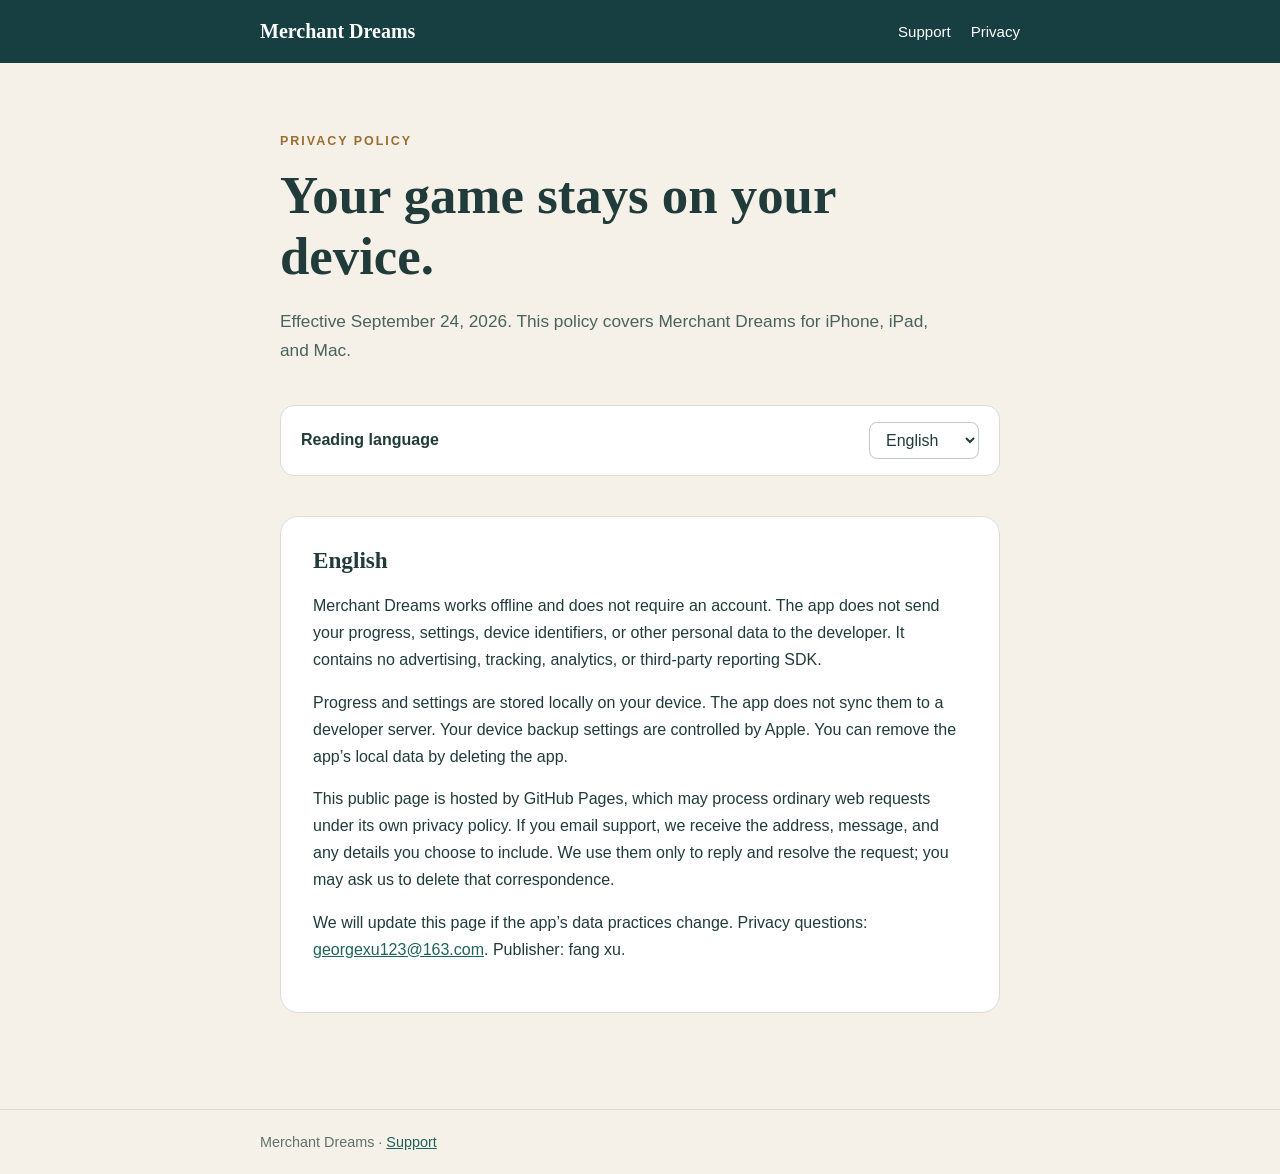
<file: merchant-dreams/privacy.html>
<!doctype html>
<html lang="en"><head><meta charset="utf-8"><meta name="viewport" content="width=device-width,initial-scale=1"><meta name="theme-color" content="#173e41"><title>Privacy Policy · Merchant Dreams</title><meta name="description" content="Merchant Dreams does not collect personal data from the app."><link rel="stylesheet" href="site.css"><script src="site.js" defer></script></head>
<body><header class="site"><a class="brand" href="support.html" data-local-link>Merchant Dreams</a><nav><a href="support.html" data-local-link data-i18n="0">Support</a><a href="privacy.html" data-local-link data-i18n="1">Privacy</a></nav></header><main>
<p class="eyebrow" data-i18n="5">Privacy policy</p><h1 data-i18n="6">Your game stays on your device.</h1><p class="intro" data-i18n="7">Effective September 24, 2026. This policy covers Merchant Dreams for iPhone, iPad, and Mac.</p>
<div class="language-picker"><label for="language" data-i18n="8">Reading language</label><select id="language"><option value="en">English</option><option value="zh-Hans">简体中文</option><option value="zh-Hant">繁體中文</option><option value="ja">日本語</option><option value="ko">한국어</option><option value="de">Deutsch</option><option value="fr">Français</option><option value="ru">Русский</option></select></div>
<article class="language-section active" data-language="en" lang="en"><h2>English</h2><p>Merchant Dreams works offline and does not require an account. The app does not send your progress, settings, device identifiers, or other personal data to the developer. It contains no advertising, tracking, analytics, or third-party reporting SDK.</p><p>Progress and settings are stored locally on your device. The app does not sync them to a developer server. Your device backup settings are controlled by Apple. You can remove the app’s local data by deleting the app.</p><p>This public page is hosted by GitHub Pages, which may process ordinary web requests under its own privacy policy. If you email support, we receive the address, message, and any details you choose to include. We use them only to reply and resolve the request; you may ask us to delete that correspondence.</p><p>We will update this page if the app’s data practices change. Privacy questions: <a href="mailto:georgexu123@163.com">georgexu123@163.com</a>. Publisher: fang xu.</p></article>
<article class="language-section" data-language="zh-Hans" lang="zh-Hans"><h2>简体中文</h2><p>《白手起家》可以离线游玩，无需注册账号。App 不会向开发者发送游戏进度、设置、设备标识或其他个人数据，也没有广告、跟踪、分析或第三方数据上报 SDK。</p><p>进度和设置保存在你的设备本地，App 不会将它们同步至开发者服务器。设备备份由你的 Apple 设置管理。删除 App 可移除其本地数据。</p><p>本公开页面由 GitHub Pages 托管，GitHub 可能依照其隐私政策处理正常的网页请求。如果你主动发送支持邮件，我们会收到发件地址、邮件内容及你自行提供的信息，只用于回复和解决问题；你可以要求删除相关邮件。</p><p>如果 App 的数据处理方式发生变化，我们会更新此页面。隐私联系邮箱：<a href="mailto:georgexu123@163.com">georgexu123@163.com</a>。发布者：fang xu。</p></article>
<article class="language-section" data-language="zh-Hant" lang="zh-Hant"><h2>繁體中文</h2><p>《白手起家》可離線遊玩，無需註冊帳號。App 不會向開發者傳送遊戲進度、設定、裝置識別碼或其他個人資料，也沒有廣告、追蹤、分析或第三方資料回報 SDK。</p><p>進度和設定儲存在你的裝置本機，App 不會將資料同步到開發者伺服器。裝置備份由你的 Apple 設定管理。刪除 App 可移除其本機資料。</p><p>本公開頁面由 GitHub Pages 託管；GitHub 可能依其隱私權政策處理一般網頁請求。若你主動寄送支援郵件，我們會收到寄件地址、郵件內容及你自行提供的資訊，僅用於回覆及處理問題；你可要求刪除相關郵件。</p><p>若 App 的資料處理方式改變，我們會更新此頁。隱私權聯絡信箱：<a href="mailto:georgexu123@163.com">georgexu123@163.com</a>。發行者：fang xu。</p></article>
<article class="language-section" data-language="ja" lang="ja"><h2>日本語</h2><p>『ゼロから商い』はアカウント不要で、オフラインで遊べます。進行状況や設定、端末の識別情報などを開発者に送信しません。広告、追跡、利用状況の分析、外部の報告 SDK もありません。</p><p>進行状況と設定は端末内に保存され、開発者のサーバーには同期されません。端末のバックアップは Apple の設定に従います。アプリを削除すると、端末内のアプリデータも削除されます。</p><p>この公開ページは GitHub Pages で提供されています。通常のアクセス情報は GitHub のプライバシーポリシーに従って処理される場合があります。サポート宛てにメールを送ると、差出人のアドレスと送信内容を受け取ります。返信と問題の解決にのみ使用し、削除の依頼にも対応します。</p><p>データの取り扱いが変わる場合は、このページを更新します。お問い合わせ：<a href="mailto:georgexu123@163.com">georgexu123@163.com</a>。提供者：fang xu。</p></article>
<article class="language-section" data-language="ko" lang="ko"><h2>한국어</h2><p>《맨손으로 시작》은 계정 없이 오프라인으로 즐길 수 있습니다. 진행 상황, 설정, 기기 식별 정보 등 개인 데이터를 개발자에게 보내지 않습니다. 광고, 추적, 이용 분석, 외부 보고 SDK도 없습니다.</p><p>진행 상황과 설정은 기기에만 저장되며 개발자 서버와 동기화되지 않습니다. 기기 백업은 Apple 설정에 따라 관리됩니다. 앱을 삭제하면 기기에 저장된 앱 데이터도 삭제됩니다.</p><p>이 공개 페이지는 GitHub Pages에서 제공됩니다. 일반적인 웹 요청 정보는 GitHub의 개인정보 처리방침에 따라 처리될 수 있습니다. 지원 메일을 직접 보내면 발신 주소와 작성한 내용을 받으며, 답변과 문제 해결에만 사용합니다. 관련 메일의 삭제를 요청할 수 있습니다.</p><p>데이터 처리 방식이 바뀌면 이 페이지를 갱신합니다. 문의: <a href="mailto:georgexu123@163.com">georgexu123@163.com</a>. 제공자: fang xu.</p></article>
<article class="language-section" data-language="de" lang="de"><h2>Deutsch</h2><p>Aus eigener Kraft funktioniert offline und ohne Benutzerkonto. Die App übermittelt weder Spielstände noch Einstellungen, Gerätekennungen oder andere personenbezogene Daten an den Entwickler. Sie enthält keine Werbung, kein Tracking, keine Nutzungsanalyse und keine SDKs zur Datenübermittlung.</p><p>Spielstände und Einstellungen bleiben auf deinem Gerät. Die App synchronisiert sie nicht mit einem Server des Entwicklers. Für Gerätesicherungen gelten deine Apple Einstellungen. Beim Löschen der App werden ihre lokalen Daten entfernt.</p><p>Diese öffentliche Seite liegt bei GitHub Pages. GitHub kann übliche Webanfragen gemäß seiner Datenschutzerklärung verarbeiten. Wenn du dem Support schreibst, erhalten wir deine Absenderadresse und die Angaben, die du freiwillig sendest. Wir verwenden sie nur zur Antwort und Problemlösung; du kannst die Löschung der Korrespondenz verlangen.</p><p>Ändert sich der Umgang mit Daten, aktualisieren wir diese Seite. Datenschutzkontakt: <a href="mailto:georgexu123@163.com">georgexu123@163.com</a>. Herausgeber: fang xu.</p></article>
<article class="language-section" data-language="fr" lang="fr"><h2>Français</h2><p>Partir de rien fonctionne hors ligne et sans compte. L’app n’envoie au développeur ni votre progression, ni vos réglages, ni un identifiant de l’appareil, ni d’autres données personnelles. Elle ne contient ni publicité, ni suivi, ni outil d’analyse, ni SDK tiers de collecte.</p><p>La progression et les réglages restent sur votre appareil. L’app ne les synchronise pas avec un serveur du développeur. Les sauvegardes de l’appareil dépendent de vos réglages Apple. La suppression de l’app efface ses données locales.</p><p>Cette page publique est hébergée sur GitHub Pages. GitHub peut traiter les requêtes web ordinaires selon sa propre politique de confidentialité. Si vous écrivez au support, nous recevons votre adresse et les informations que vous choisissez d’envoyer. Elles servent uniquement à vous répondre et à résoudre le problème ; vous pouvez demander la suppression de ces échanges.</p><p>Si nos pratiques changent, cette page sera mise à jour. Contact confidentialité : <a href="mailto:georgexu123@163.com">georgexu123@163.com</a>. Éditeur : fang xu.</p></article>
<article class="language-section" data-language="ru" lang="ru"><h2>Русский</h2><p>«С нуля» работает без интернета и учётной записи. Приложение не отправляет разработчику игровой прогресс, настройки, идентификаторы устройства или другие персональные данные. В нём нет рекламы, отслеживания, аналитики и сторонних модулей сбора данных.</p><p>Прогресс и настройки хранятся на устройстве и не синхронизируются с сервером разработчика. Резервное копирование зависит от настроек Apple. При удалении приложения его локальные данные удаляются.</p><p>Эта общедоступная страница размещена на GitHub Pages. GitHub может обрабатывать обычные веб-запросы согласно своей политике конфиденциальности. Если вы напишете в поддержку, мы получим адрес отправителя и сведения, которые вы сами укажете. Они используются только для ответа и решения вопроса; вы можете попросить удалить переписку.</p><p>При изменении правил обработки данных мы обновим эту страницу. Контакт по вопросам конфиденциальности: <a href="mailto:georgexu123@163.com">georgexu123@163.com</a>. Издатель: fang xu.</p></article>
</main><footer>Merchant Dreams · <a href="support.html" data-local-link data-i18n="0">Support</a></footer></body></html>
</file>
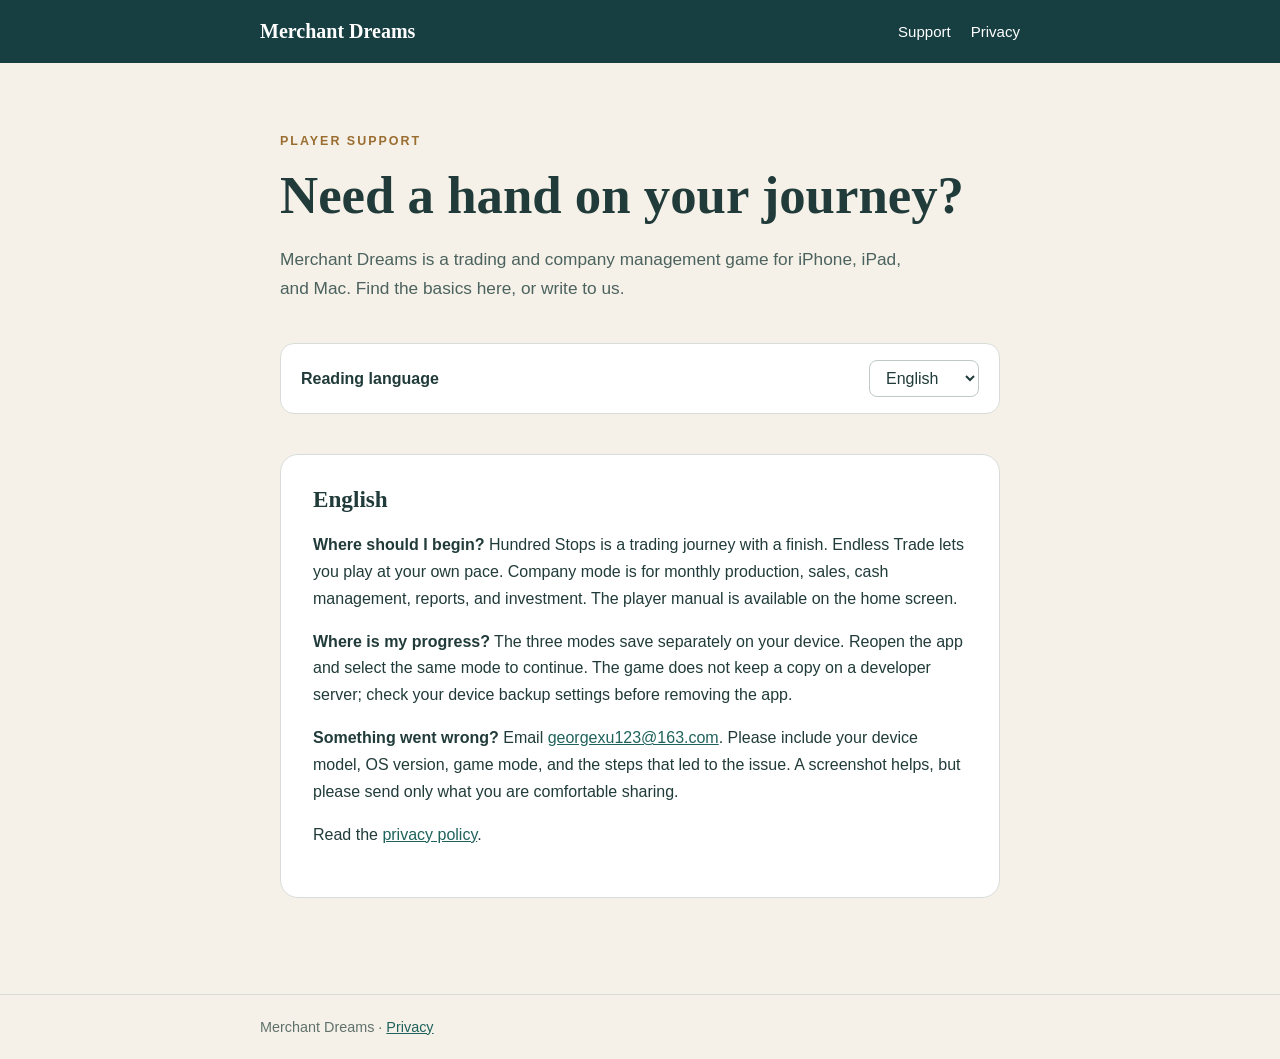
<file: merchant-dreams/support.html>
<!doctype html>
<html lang="en"><head><meta charset="utf-8"><meta name="viewport" content="width=device-width,initial-scale=1"><meta name="theme-color" content="#173e41"><title>Support · Merchant Dreams</title><meta name="description" content="Help and contact information for Merchant Dreams on iPhone, iPad, and Mac."><link rel="stylesheet" href="site.css"><script src="site.js" defer></script></head>
<body><header class="site"><a class="brand" href="support.html" data-local-link>Merchant Dreams</a><nav><a href="support.html" data-local-link data-i18n="0">Support</a><a href="privacy.html" data-local-link data-i18n="1">Privacy</a></nav></header><main>
<p class="eyebrow" data-i18n="2">Player support</p><h1 data-i18n="3">Need a hand on your journey?</h1><p class="intro" data-i18n="4">Merchant Dreams is a trading and company management game for iPhone, iPad, and Mac. Find the basics here, or write to us.</p>
<div class="language-picker"><label for="language" data-i18n="8">Reading language</label><select id="language"><option value="en">English</option><option value="zh-Hans">简体中文</option><option value="zh-Hant">繁體中文</option><option value="ja">日本語</option><option value="ko">한국어</option><option value="de">Deutsch</option><option value="fr">Français</option><option value="ru">Русский</option></select></div>
<article class="language-section active" data-language="en" lang="en"><h2>English</h2><p><strong>Where should I begin?</strong> Hundred Stops is a trading journey with a finish. Endless Trade lets you play at your own pace. Company mode is for monthly production, sales, cash management, reports, and investment. The player manual is available on the home screen.</p><p><strong>Where is my progress?</strong> The three modes save separately on your device. Reopen the app and select the same mode to continue. The game does not keep a copy on a developer server; check your device backup settings before removing the app.</p><p><strong>Something went wrong?</strong> Email <a href="mailto:georgexu123@163.com">georgexu123@163.com</a>. Please include your device model, OS version, game mode, and the steps that led to the issue. A screenshot helps, but please send only what you are comfortable sharing.</p><p>Read the <a href="privacy.html" data-local-link>privacy policy</a>.</p></article>
<article class="language-section" data-language="zh-Hans" lang="zh-Hans"><h2>简体中文</h2><p><strong>从哪里开始？</strong>百站挑战是一段有终点的跑商旅程；无限贸易可以按自己的节奏玩；公司经营则围绕每月的生产、销售、现金、报表和投资展开。首页可以打开玩家手册。</p><p><strong>进度存在哪里？</strong>三个模式分别保存在设备本地。重新打开 App，选择同一模式即可继续。开发者服务器不保存进度；删除 App 前请检查设备备份设置。</p><p><strong>遇到问题？</strong>请写信至 <a href="mailto:georgexu123@163.com">georgexu123@163.com</a>，说明设备型号、系统版本、游戏模式和复现步骤。截图会有帮助，但只需发送你愿意分享的内容。</p><p>查看<a href="privacy.html" data-local-link>隐私政策</a>。</p></article>
<article class="language-section" data-language="zh-Hant" lang="zh-Hant"><h2>繁體中文</h2><p><strong>從哪裡開始？</strong>百站挑戰是一段有終點的跑商旅程；無限貿易可按自己的步調遊玩；公司經營則圍繞每月的生產、銷售、現金、報表與投資。首頁可開啟玩家手冊。</p><p><strong>進度存在哪裡？</strong>三種模式分別儲存在裝置本機。重新開啟 App 並選擇相同模式即可繼續。開發者伺服器不保存進度；刪除 App 前請檢查裝置備份設定。</p><p><strong>遇到問題？</strong>請寄信至 <a href="mailto:georgexu123@163.com">georgexu123@163.com</a>，說明裝置型號、系統版本、遊戲模式和重現步驟。截圖會有幫助，但只需提供你願意分享的內容。</p><p>閱讀<a href="privacy.html" data-local-link>隱私權政策</a>。</p></article>
<article class="language-section" data-language="ja" lang="ja"><h2>日本語</h2><p><strong>どこから始めればいい？</strong>「百都市チャレンジ」は終点のある行商の旅。「エンドレス交易」は自分のペースで続けられます。「会社経営」では毎月の生産、販売、資金繰り、報告書、投資を考えます。プレイヤーガイドはホーム画面から開けます。</p><p><strong>進行状況はどこに？</strong>３つのモードはそれぞれ端末内に保存されます。同じモードを選べば続きから遊べます。開発者のサーバーには保存されないため、アプリを削除する前に端末のバックアップ設定をご確認ください。</p><p><strong>不具合が起きたら</strong> <a href="mailto:georgexu123@163.com">georgexu123@163.com</a> まで、端末の機種、OS のバージョン、モード、再現手順をお知らせください。スクリーンショットがあれば助かりますが、共有できる範囲で構いません。</p><p><a href="privacy.html" data-local-link>プライバシーポリシー</a>をご覧ください。</p></article>
<article class="language-section" data-language="ko" lang="ko"><h2>한국어</h2><p><strong>어디서 시작할까요?</strong> 100개 도시 도전은 끝이 있는 교역 여정입니다. 무한 무역은 원하는 속도로 즐길 수 있습니다. 회사 경영에서는 매달 생산, 판매, 현금, 보고서와 투자를 살펴봅니다. 플레이어 안내서는 홈 화면에서 열 수 있습니다.</p><p><strong>진행 상황은 어디에 저장되나요?</strong> 세 모드는 각각 기기에 저장됩니다. 앱을 다시 열고 같은 모드를 선택하면 이어서 할 수 있습니다. 개발자 서버에는 저장되지 않으므로 앱을 삭제하기 전에 기기 백업 설정을 확인하세요.</p><p><strong>문제가 생겼나요?</strong> <a href="mailto:georgexu123@163.com">georgexu123@163.com</a>으로 기기 모델, OS 버전, 게임 모드와 재현 방법을 알려주세요. 화면 사진이 있으면 도움이 되지만, 공유해도 괜찮은 내용만 보내주세요.</p><p><a href="privacy.html" data-local-link>개인정보 처리방침</a>을 확인하세요.</p></article>
<article class="language-section" data-language="de" lang="de"><h2>Deutsch</h2><p><strong>Wo fange ich an?</strong> Hundert Stationen ist eine Handelsreise mit Ziel. Endloser Handel lässt dir dein eigenes Tempo. Im Unternehmensmodus planst du Monat für Monat Produktion, Verkauf, Liquidität und Investitionen und liest die Berichte dazu. Das Spielerhandbuch findest du auf der Startseite.</p><p><strong>Wo liegt mein Spielstand?</strong> Die drei Modi speichern getrennt auf deinem Gerät. Wähle beim nächsten Start denselben Modus, um weiterzuspielen. Auf einem Entwicklerserver liegt keine Kopie; prüfe die Gerätesicherung, bevor du die App löschst.</p><p><strong>Ein Fehler ist aufgetreten?</strong> Schreib an <a href="mailto:georgexu123@163.com">georgexu123@163.com</a> und nenne Gerätemodell, Betriebssystem, Spielmodus und die Schritte zum Fehler. Ein Bildschirmfoto hilft, ist aber freiwillig.</p><p>Zur <a href="privacy.html" data-local-link>Datenschutzerklärung</a>.</p></article>
<article class="language-section" data-language="fr" lang="fr"><h2>Français</h2><p><strong>Par où commencer ?</strong> Cent étapes propose un voyage commercial avec une arrivée. Le commerce sans fin se joue à votre rythme. En mode Entreprise, vous gérez mois après mois la production, les ventes, la trésorerie et les investissements à l’aide des rapports. Le guide du joueur se trouve sur l’accueil.</p><p><strong>Où est ma partie ?</strong> Les trois modes enregistrent séparément leur progression sur votre appareil. Rouvrez l’app et choisissez le même mode pour reprendre. Aucun exemplaire n’est conservé sur un serveur du développeur ; vérifiez vos sauvegardes avant de supprimer l’app.</p><p><strong>Un problème ?</strong> Écrivez à <a href="mailto:georgexu123@163.com">georgexu123@163.com</a> en indiquant le modèle de l’appareil, la version du système, le mode et les étapes pour reproduire le problème. Une capture d’écran peut aider, si vous souhaitez la partager.</p><p>Consultez la <a href="privacy.html" data-local-link>politique de confidentialité</a>.</p></article>
<article class="language-section" data-language="ru" lang="ru"><h2>Русский</h2><p><strong>С чего начать?</strong> «Сто остановок» — торговое путешествие с финишем. В бесконечной торговле можно играть в своём темпе. В режиме компании вы ежемесячно управляете производством, продажами, денежными средствами и инвестициями, опираясь на отчёты. Руководство игрока открывается с главного экрана.</p><p><strong>Где хранится прогресс?</strong> У каждого из трёх режимов отдельное сохранение на устройстве. Чтобы продолжить, снова выберите нужный режим. На сервере разработчика копии нет; перед удалением приложения проверьте настройки резервного копирования.</p><p><strong>Возникла проблема?</strong> Напишите на <a href="mailto:georgexu123@163.com">georgexu123@163.com</a>, указав модель устройства, версию ОС, режим и шаги для повторения ошибки. Снимок экрана поможет, но отправляйте только то, чем готовы поделиться.</p><p>Откройте <a href="privacy.html" data-local-link>политику конфиденциальности</a>.</p></article>
</main><footer>Merchant Dreams · <a href="privacy.html" data-local-link data-i18n="1">Privacy</a></footer></body></html>
</file>
<file: styles.css>
:root {
  --ink: #132d2e;
  --muted: #617071;
  --paper: #f5f6f1;
  --white: #fff;
  --mint: #dcebe6;
  --teal: #287d70;
  --deep: #0b3b3d;
  --gold: #dca968;
  --line: rgba(19, 45, 46, .13);
  --shadow: 0 24px 70px rgba(11, 59, 61, .15);
}

* { box-sizing: border-box; }

html { scroll-behavior: smooth; }

body {
  margin: 0;
  color: var(--ink);
  background:
    radial-gradient(circle at 85% 5%, rgba(220, 169, 104, .16), transparent 28rem),
    var(--paper);
  font-family: -apple-system, BlinkMacSystemFont, "Segoe UI", "Noto Sans SC", sans-serif;
  line-height: 1.6;
  -webkit-font-smoothing: antialiased;
}

html:lang(zh-CN) body {
  font-family: "PingFang SC", -apple-system, BlinkMacSystemFont, "Segoe UI", sans-serif;
}

html:lang(zh-TW) body {
  font-family: "PingFang TC", -apple-system, BlinkMacSystemFont, "Segoe UI", sans-serif;
}

html:lang(ja) body {
  font-family: "Hiragino Sans", -apple-system, BlinkMacSystemFont, "Segoe UI", sans-serif;
}

html:lang(ko) body {
  font-family: "Apple SD Gothic Neo", -apple-system, BlinkMacSystemFont, "Segoe UI", sans-serif;
}

a { color: inherit; text-decoration: none; }
img { display: block; max-width: 100%; }

.visually-hidden {
  position: absolute;
  width: 1px;
  height: 1px;
  padding: 0;
  margin: -1px;
  overflow: hidden;
  clip: rect(0, 0, 0, 0);
  white-space: nowrap;
  border: 0;
}

.site-header,
main > section,
footer {
  width: min(1180px, calc(100% - 48px));
  margin-inline: auto;
}

.site-header {
  height: 92px;
  display: flex;
  align-items: center;
  justify-content: space-between;
}

.brand {
  display: inline-flex;
  align-items: center;
  gap: 12px;
  font-weight: 750;
  letter-spacing: -.02em;
}

.brand img,
footer img { border-radius: 12px; box-shadow: 0 8px 24px rgba(11, 59, 61, .18); }

.site-header nav,
footer nav { display: flex; align-items: center; gap: 30px; }
.site-header nav a, footer nav a { color: var(--muted); font-size: 14px; }
.site-header nav a:hover, footer nav a:hover { color: var(--teal); }

.compact-language-picker select {
  max-width: 136px;
  padding: 8px 30px 8px 11px;
  border: 1px solid var(--line);
  border-radius: 10px;
  color: var(--ink);
  background: rgba(255, 255, 255, .66);
  font: inherit;
  font-size: 13px;
}

.hero {
  min-height: 700px;
  padding: 64px 0 92px;
  display: grid;
  grid-template-columns: 1.03fr .97fr;
  gap: 72px;
  align-items: center;
}

.eyebrow {
  margin: 0 0 18px;
  color: var(--teal);
  font-size: 12px;
  font-weight: 800;
  letter-spacing: .16em;
}

h1, h2, h3, p { margin-top: 0; }

h1 {
  margin-bottom: 26px;
  font-size: clamp(54px, 7vw, 88px);
  line-height: 1.04;
  letter-spacing: -.065em;
  font-weight: 760;
}

h1 span { color: var(--teal); }

.hero-lead {
  max-width: 600px;
  margin-bottom: 34px;
  color: var(--muted);
  font-size: 19px;
}

.hero-actions { display: flex; align-items: center; gap: 25px; flex-wrap: wrap; }

.store-button {
  display: inline-flex;
  align-items: center;
  min-height: 52px;
  padding: 0 24px;
  color: var(--white);
  background: var(--deep);
  border-radius: 14px;
  font-weight: 700;
  box-shadow: 0 14px 30px rgba(11, 59, 61, .18);
}

.text-link {
  color: var(--teal);
  font-weight: 700;
}

.text-link span { margin-left: 6px; transition: transform .2s ease; display: inline-block; }
.text-link:hover span { transform: translateX(4px); }

.trust-list {
  display: flex;
  gap: 22px;
  flex-wrap: wrap;
  margin: 34px 0 0;
  padding: 0;
  list-style: none;
  color: var(--muted);
  font-size: 13px;
}

.trust-list li::before { content: "✓"; margin-right: 7px; color: var(--teal); font-weight: 800; }

.hero-art {
  position: relative;
  max-width: 510px;
  justify-self: end;
}

.hero-art > img {
  width: 100%;
  aspect-ratio: 1;
  border-radius: 28%;
  box-shadow: var(--shadow);
}

.now-playing {
  position: absolute;
  right: -30px;
  bottom: 40px;
  min-width: 228px;
  padding: 16px 20px;
  display: flex;
  align-items: center;
  gap: 13px;
  color: var(--white);
  background: rgba(8, 41, 43, .86);
  border: 1px solid rgba(255, 255, 255, .18);
  border-radius: 18px;
  box-shadow: 0 20px 45px rgba(7, 40, 42, .25);
  backdrop-filter: blur(18px);
}

.now-playing strong, .now-playing span { display: block; }
.now-playing strong { font-size: 14px; }
.now-playing div > span { color: rgba(255,255,255,.68); font-size: 12px; }

.pulse {
  width: 13px;
  height: 13px;
  border-radius: 50%;
  background: #71d6c3;
  box-shadow: 0 0 0 7px rgba(113, 214, 195, .14);
}

.manifesto {
  padding: 112px 0;
  display: grid;
  grid-template-columns: 100px 1fr;
  border-top: 1px solid var(--line);
}

.section-number { color: var(--teal); font-size: 12px; font-weight: 800; letter-spacing: .15em; }
.manifesto > div { max-width: 900px; }

h2 {
  margin-bottom: 24px;
  font-size: clamp(38px, 5vw, 62px);
  line-height: 1.13;
  letter-spacing: -.052em;
}

.manifesto div p {
  max-width: 680px;
  color: var(--muted);
  font-size: 18px;
}

.soundscapes, .features { padding: 110px 0; }

.section-heading {
  margin-bottom: 48px;
  display: flex;
  align-items: end;
  justify-content: space-between;
  gap: 40px;
}

.section-heading h2 { margin-bottom: 0; }
.section-heading > p { max-width: 440px; margin-bottom: 6px; color: var(--muted); }

.scene-grid {
  display: grid;
  grid-template-columns: repeat(3, 1fr);
  gap: 22px;
}

.scene-card {
  position: relative;
  min-height: 520px;
  overflow: hidden;
  border-radius: 26px;
  background: var(--deep);
  box-shadow: 0 20px 46px rgba(11, 59, 61, .12);
}

.scene-card::after {
  content: "";
  position: absolute;
  inset: 0;
  background: linear-gradient(to top, rgba(4, 31, 33, .88), rgba(4, 31, 33, 0) 62%);
}

.scene-card img { width: 100%; height: 100%; object-fit: cover; transition: transform .7s ease; }
.scene-card:hover img { transform: scale(1.035); }

.scene-card div { position: absolute; z-index: 1; left: 28px; right: 28px; bottom: 28px; color: white; }
.scene-card span { font-size: 12px; color: #83d8c8; font-weight: 800; letter-spacing: .08em; }
.scene-card h3 { margin: 5px 0 2px; font-size: 28px; }
.scene-card p { margin: 0; color: rgba(255,255,255,.7); font-size: 14px; }

.feature-grid {
  display: grid;
  grid-template-columns: repeat(4, 1fr);
  border-top: 1px solid var(--line);
  border-left: 1px solid var(--line);
}

.feature-grid article {
  min-height: 270px;
  padding: 32px;
  border-right: 1px solid var(--line);
  border-bottom: 1px solid var(--line);
}

.feature-grid span { color: var(--teal); font-size: 12px; font-weight: 800; }
.feature-grid h3 { margin: 60px 0 10px; font-size: 22px; letter-spacing: -.025em; }
.feature-grid p { color: var(--muted); font-size: 14px; }

.privacy-callout {
  width: min(1180px, calc(100% - 48px));
  margin-top: 90px;
  margin-bottom: 100px;
  padding: 74px;
  display: grid;
  grid-template-columns: 1.1fr .9fr;
  gap: 70px;
  color: var(--white);
  background: var(--deep);
  border-radius: 30px;
}

.privacy-callout .eyebrow { color: #80d9c8; }
.privacy-callout h2 { margin: 0; font-size: clamp(34px, 4vw, 50px); }
.privacy-callout > div:last-child { align-self: end; }
.privacy-callout > div:last-child p { color: rgba(255,255,255,.7); }
.text-link.light { color: #8be1d0; }

footer {
  min-height: 150px;
  padding: 44px 0;
  display: grid;
  grid-template-columns: 1fr auto auto;
  align-items: center;
  gap: 45px;
  border-top: 1px solid var(--line);
}

footer > div { display: flex; align-items: center; gap: 13px; }
footer strong, footer span { display: block; }
footer span { color: var(--muted); font-size: 12px; }
footer > p { margin: 0; color: var(--muted); font-size: 12px; }

.document-main { width: min(900px, calc(100% - 48px)); margin: 56px auto 120px; }
.document-hero { padding: 70px 0 52px; border-bottom: 1px solid var(--line); }
.document-hero h1 { max-width: 800px; font-size: clamp(44px, 7vw, 72px); }
.document-hero p { max-width: 700px; color: var(--muted); font-size: 18px; }

.language-picker {
  position: sticky;
  z-index: 10;
  top: 16px;
  margin: 28px 0 48px;
  padding: 12px 14px;
  display: flex;
  align-items: center;
  justify-content: space-between;
  background: rgba(245, 246, 241, .9);
  border: 1px solid var(--line);
  border-radius: 14px;
  backdrop-filter: blur(18px);
}

.language-picker label { font-size: 13px; font-weight: 700; }
.language-picker select {
  min-width: 190px;
  padding: 8px 34px 8px 12px;
  color: var(--ink);
  background: var(--white);
  border: 1px solid var(--line);
  border-radius: 9px;
  font: inherit;
}

.legal-section { display: none; }
.legal-section.active { display: block; }
.legal-section h2 { margin: 0 0 34px; font-size: 38px; }
.legal-section h3 { margin: 36px 0 12px; font-size: 19px; }
.legal-section p, .legal-section li { color: #4e6162; }
.legal-section ul { padding-left: 22px; }
.legal-meta {
  margin-top: 46px;
  padding: 22px 24px;
  background: var(--mint);
  border-radius: 16px;
}
.legal-meta p { margin: 4px 0; }
.legal-meta a { color: var(--teal); font-weight: 700; }

.source-directory {
  width: 100%;
  margin-top: 76px;
  padding-top: 58px;
  border-top: 1px solid var(--line);
}

.source-directory-heading {
  display: grid;
  grid-template-columns: 1fr minmax(240px, 310px);
  gap: 34px;
  align-items: end;
}

.source-directory-heading h2 {
  margin: 8px 0 10px;
  font-size: clamp(32px, 5vw, 48px);
  letter-spacing: -.035em;
}

.source-directory-heading p,
.source-record-note {
  color: var(--muted);
}

.source-search span {
  display: block;
  margin-bottom: 8px;
  font-size: 13px;
  font-weight: 750;
}

.source-search input {
  width: 100%;
  padding: 12px 14px;
  color: var(--ink);
  background: var(--white);
  border: 1px solid var(--line);
  border-radius: 11px;
  font: inherit;
}

.source-record-note {
  margin: 24px 0 30px;
  font-size: 12px;
  overflow-wrap: anywhere;
}

.sound-source-grid {
  display: grid;
  grid-template-columns: repeat(2, minmax(0, 1fr));
  gap: 14px;
}

.sound-source-card {
  padding: 22px;
  background: rgba(255, 255, 255, .72);
  border: 1px solid var(--line);
  border-radius: 16px;
}

.sound-source-card h3 {
  margin: 0 0 5px;
  font-size: 19px;
}

.sound-source-card p {
  margin: 10px 0;
  color: #4e6162;
  font-size: 13px;
  line-height: 1.55;
  overflow-wrap: anywhere;
}

.sound-source-card .source-id {
  margin-top: 0;
  color: var(--muted);
  font-family: ui-monospace, SFMono-Regular, Menlo, monospace;
  font-size: 10px;
}

.source-actions {
  margin-top: 16px;
  display: flex;
  flex-wrap: wrap;
  gap: 8px;
}

.source-actions a {
  padding: 7px 10px;
  color: var(--teal);
  background: var(--mint);
  border-radius: 8px;
  font-size: 12px;
  font-weight: 750;
}

.source-empty {
  padding: 32px;
  text-align: center;
  color: var(--muted);
  border: 1px dashed var(--line);
  border-radius: 16px;
}

@media (max-width: 900px) {
  .hero { grid-template-columns: 1fr; min-height: auto; padding-top: 36px; }
  .hero-art { width: min(78vw, 500px); justify-self: center; }
  .scene-grid { grid-template-columns: 1fr; }
  .scene-card { min-height: 460px; }
  .feature-grid { grid-template-columns: repeat(2, 1fr); }
  .privacy-callout { grid-template-columns: 1fr; padding: 52px; }
  .source-directory-heading { grid-template-columns: 1fr; align-items: start; }
  footer { grid-template-columns: 1fr; }
}

@media (max-width: 620px) {
  .site-header, main > section, footer { width: min(100% - 30px, 1180px); }
  .site-header { min-height: 76px; height: auto; padding-block: 12px; flex-wrap: wrap; gap: 10px 14px; }
  .site-header nav { gap: 15px; }
  .site-header nav a:first-child { display: none; }
  .site-header .compact-language-picker { margin-left: auto; }
  .site-header .compact-language-picker + nav,
  .site-header nav:has(+ .compact-language-picker) { flex-basis: 100%; justify-content: flex-end; }
  .hero { gap: 52px; padding-bottom: 70px; }
  h1 { font-size: 50px; }
  .hero-lead { font-size: 17px; }
  .hero-art { width: calc(100% - 36px); }
  .now-playing { right: -14px; bottom: 25px; min-width: 205px; }
  .manifesto { grid-template-columns: 1fr; padding: 76px 0; }
  .section-heading { display: block; }
  .section-heading > p { margin-top: 22px; }
  .soundscapes, .features { padding: 76px 0; }
  .feature-grid { grid-template-columns: 1fr; }
  .privacy-callout { width: calc(100% - 30px); margin-block: 60px; padding: 36px 28px; gap: 34px; }
  footer nav { align-items: flex-start; flex-direction: column; gap: 10px; }
  .document-main { width: calc(100% - 30px); margin-top: 25px; }
  .document-hero { padding-top: 40px; }
  .language-picker { align-items: flex-start; gap: 10px; flex-direction: column; }
  .language-picker select { width: 100%; }
  .sound-source-grid { grid-template-columns: 1fr; }
}

@media (prefers-reduced-motion: reduce) {
  html { scroll-behavior: auto; }
  *, *::before, *::after { transition: none !important; }
}
</file>
<file: merchant-dreams/site.css>
:root { color-scheme: light; font-family: -apple-system, BlinkMacSystemFont, "Segoe UI", sans-serif; background: #f5f1e8; color: #203b39; }
* { box-sizing: border-box; }
body { margin: 0; }
a { color: #1f625b; }
header.site { background: #173e41; color: #fff; padding: 1.25rem max(1.25rem, calc((100vw - 760px)/2)); display: flex; justify-content: space-between; align-items: center; gap: 1rem; }
header.site a { color: #fff; text-decoration: none; }
.brand { font-family: Georgia, serif; font-size: 1.25rem; font-weight: bold; }
nav { display: flex; gap: 1.25rem; font-size: .94rem; }
main { max-width: 760px; margin: 0 auto; padding: 3.5rem 1.25rem 5rem; }
.eyebrow { color: #9a6d30; font-size: .78rem; font-weight: bold; letter-spacing: .16em; text-transform: uppercase; }
h1, h2 { font-family: Georgia, serif; line-height: 1.16; }
h1 { font-size: clamp(2.2rem, 6vw, 3.3rem); margin: .5rem 0 1.2rem; }
h2 { font-size: 1.45rem; margin-top: 2.1rem; }
p, li { line-height: 1.68; }
.intro { color: #4b625e; font-size: 1.08rem; max-width: 650px; }
.language-picker { background: #fff; border: 1px solid #d8ddd8; border-radius: 14px; padding: 1rem 1.25rem; margin: 2.5rem 0; display: flex; align-items: center; justify-content: space-between; gap: 1rem; }
label { font-weight: 600; }
select { border: 1px solid #bfcac4; border-radius: 8px; background: #fff; color: #203b39; font: inherit; padding: .5rem .75rem; }
article { background: #fff; border: 1px solid #d8ddd8; border-radius: 18px; padding: 1.5rem 2rem 2rem; margin-bottom: 1rem; }
article h2:first-child { margin-top: .4rem; }
.js article.language-section { display: none; }
.js article.language-section.active { display: block; }
footer { color: #60716c; border-top: 1px solid #d8ddd8; padding: 1.5rem max(1.25rem, calc((100vw - 760px)/2)); font-size: .9rem; }
@media (max-width: 560px) { header.site { align-items: flex-start; flex-direction: column; } .language-picker { align-items: flex-start; flex-direction: column; } article { padding: 1.25rem; } }
</file>
